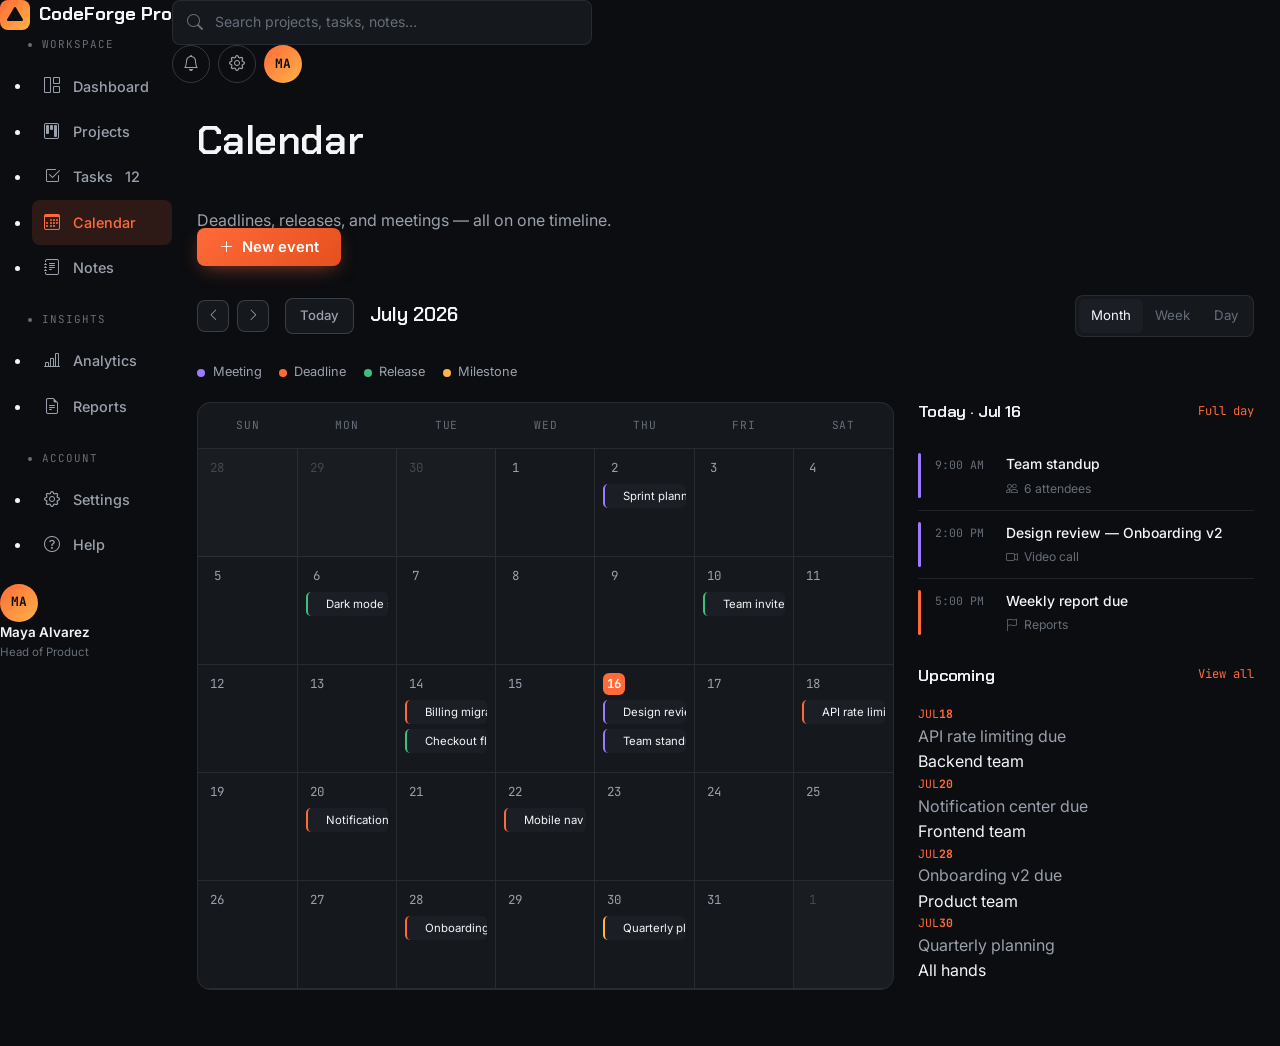
<file: calendar.html>
<!DOCTYPE html>
<html lang="en">
<head>
  <meta charset="UTF-8" />
  <meta name="viewport" content="width=device-width, initial-scale=1.0" />

  <title>Calendar — CodeForge Pro</title>
  <meta name="description" content="See deadlines, releases, and meetings on one timeline in CodeForge Pro — no more cross-checking three apps." />
  <meta name="keywords" content="team calendar, project deadlines, release schedule, CodeForge Pro, meeting planner" />
  <meta name="author" content="CodeForge Pro" />
  <link rel="canonical" href="https://www.codeforgepro.example/calendar.html" />
  <meta name="robots" content="noindex, follow" />

  <!-- Open Graph -->
  <meta property="og:type" content="website" />
  <meta property="og:site_name" content="CodeForge Pro" />
  <meta property="og:title" content="Calendar — CodeForge Pro" />
  <meta property="og:description" content="Deadlines, releases, and meetings on one timeline." />
  <meta property="og:image" content="https://www.codeforgepro.example/assets/og-cover.jpg" />
  <meta property="og:url" content="https://www.codeforgepro.example/calendar.html" />

  <!-- Twitter Card -->
  <meta name="twitter:card" content="summary_large_image" />
  <meta name="twitter:title" content="Calendar — CodeForge Pro" />
  <meta name="twitter:description" content="Deadlines, releases, and meetings on one timeline." />
  <meta name="twitter:image" content="https://www.codeforgepro.example/assets/og-cover.jpg" />

  <link rel="sitemap" type="application/xml" title="Sitemap" href="/sitemap.xml" />

  <!-- Favicon (same mark as Home) -->
  <link rel="icon" type="image/svg+xml" href="data:image/svg+xml,%3Csvg xmlns='http://www.w3.org/2000/svg' viewBox='0 0 32 32'%3E%3Crect width='32' height='32' rx='7' fill='%230b0d10'/%3E%3Cpath d='M9 22 L16 8 L23 22' stroke='%23ff6a39' stroke-width='2.4' fill='none' stroke-linecap='round' stroke-linejoin='round'/%3E%3C/svg%3E" />

  <!-- Fonts -->
  <link rel="preconnect" href="https://fonts.googleapis.com" />
  <link rel="preconnect" href="https://fonts.gstatic.com" crossorigin />
  <link href="https://fonts.googleapis.com/css2?family=Chakra+Petch:wght@500;600;700&family=Inter:wght@400;500;600;700&family=JetBrains+Mono:wght@400;500;600&display=swap" rel="stylesheet" />

  <!-- Bootstrap 5 -->
  <link href="https://cdn.jsdelivr.net/npm/bootstrap@5.3.3/dist/css/bootstrap.min.css" rel="stylesheet" />
  <!-- Bootstrap Icons -->
  <link rel="stylesheet" href="https://cdn.jsdelivr.net/npm/bootstrap-icons@1.11.3/font/bootstrap-icons.css" />

  <!-- Shared design system (unmodified) -->
  <link rel="stylesheet" href="css/style.css" />
  <!-- App shell: sidebar / topbar (unmodified, reused from Dashboard) -->
  <link rel="stylesheet" href="css/dashboard.css" />
  <!-- Calendar page styles -->
  <link rel="stylesheet" href="css/calendar.css" />
</head>
<body class="app-body">

  <a class="skip-link" href="#main-content">Skip to main content</a>

  <div class="app-shell">

    <!-- ============================= SIDEBAR ============================= -->
    <aside class="app-sidebar" id="appSidebar" aria-label="Primary application navigation">
      <a class="brand-mark sidebar-brand" href="index.html">
        <span class="glyph" aria-hidden="true"><i class="bi bi-triangle-fill"></i></span>
        CodeForge&nbsp;Pro
      </a>

      <ul class="sidebar-nav">
        <li class="sidebar-nav-label">Workspace</li>
        <li><a href="dashboard.html" class="sidebar-link"><i class="bi bi-grid-1x2" aria-hidden="true"></i> Dashboard</a></li>
        <li><a href="projects.html" class="sidebar-link"><i class="bi bi-kanban" aria-hidden="true"></i> Projects</a></li>
        <li><a href="tasks.html" class="sidebar-link"><i class="bi bi-check2-square" aria-hidden="true"></i> Tasks <span class="badge-count">12</span></a></li>
        <li><a href="calendar.html" class="sidebar-link active" aria-current="page"><i class="bi bi-calendar3" aria-hidden="true"></i> Calendar</a></li>
        <li><a href="notes.html" class="sidebar-link"><i class="bi bi-journal-text" aria-hidden="true"></i> Notes</a></li>

        <li class="sidebar-nav-label">Insights</li>
        <li><a href="analytics.html" class="sidebar-link"><i class="bi bi-bar-chart-line" aria-hidden="true"></i> Analytics</a></li>
        <li><a href="reports.html" class="sidebar-link"><i class="bi bi-file-earmark-text" aria-hidden="true"></i> Reports</a></li>

        <li class="sidebar-nav-label">Account</li>
        <li><a href="settings.html" class="sidebar-link"><i class="bi bi-gear" aria-hidden="true"></i> Settings</a></li>
        <li><a href="help.html" class="sidebar-link"><i class="bi bi-question-circle" aria-hidden="true"></i> Help</a></li>
      </ul>

      <div class="sidebar-footer">
        <div class="avatar-forge" aria-hidden="true">MA</div>
        <div>
          <div class="sidebar-user-name">Maya Alvarez</div>
          <div class="sidebar-user-role">Head of Product</div>
        </div>
      </div>
    </aside>

    <!-- ============================= MAIN ============================= -->
    <div class="app-main">

      <!-- ============================= TOPBAR ============================= -->
      <header class="app-topbar">
        <button class="topbar-icon-btn d-lg-none" type="button" aria-label="Toggle sidebar" data-bs-toggle="offcanvas" data-bs-target="#mobileSidebar">
          <i class="bi bi-list" aria-hidden="true"></i>
        </button>

        <div class="topbar-search">
          <i class="bi bi-search" aria-hidden="true"></i>
          <input type="search" placeholder="Search projects, tasks, notes…" aria-label="Search" />
        </div>

        <div class="d-flex align-items-center gap-2 ms-auto">
          <button class="topbar-icon-btn" type="button" aria-label="Notifications">
            <i class="bi bi-bell" aria-hidden="true"></i>
            <span class="ping" aria-hidden="true"></span>
          </button>
          <a href="settings.html" class="topbar-icon-btn" aria-label="Account settings">
            <i class="bi bi-gear" aria-hidden="true"></i>
          </a>
          <div class="avatar-forge d-none d-sm-flex" aria-hidden="true">MA</div>
        </div>
      </header>

      <!-- ============================= CONTENT ============================= -->
      <main id="main-content" class="app-content">

        <div class="content-head">
          <div>
            <h1>Calendar</h1>
            <div class="temper-line" aria-hidden="true"></div>
            <p class="text-muted-custom mb-0">Deadlines, releases, and meetings — all on one timeline.</p>
          </div>
          <a href="create-project.html" class="btn-ember">
            <i class="bi bi-plus-lg me-1" aria-hidden="true"></i> New event
          </a>
        </div>

        <!-- Toolbar -->
        <div class="cal-toolbar">
          <div class="cal-nav">
            <button type="button" class="cal-nav-btn" aria-label="Previous month"><i class="bi bi-chevron-left" aria-hidden="true"></i></button>
            <button type="button" class="cal-nav-btn" aria-label="Next month"><i class="bi bi-chevron-right" aria-hidden="true"></i></button>
          </div>
          <button type="button" class="cal-today-btn">Today</button>
          <span class="cal-month-label">July 2026</span>

          <div class="cal-view-toggle" role="group" aria-label="Calendar view">
            <button type="button" class="cal-view-btn active">Month</button>
            <button type="button" class="cal-view-btn">Week</button>
            <button type="button" class="cal-view-btn">Day</button>
          </div>
        </div>

        <!-- Legend -->
        <div class="cal-legend">
          <span class="cal-legend-item"><span class="cal-legend-dot dot-meeting" aria-hidden="true"></span> Meeting</span>
          <span class="cal-legend-item"><span class="cal-legend-dot dot-deadline" aria-hidden="true"></span> Deadline</span>
          <span class="cal-legend-item"><span class="cal-legend-dot dot-release" aria-hidden="true"></span> Release</span>
          <span class="cal-legend-item"><span class="cal-legend-dot dot-milestone" aria-hidden="true"></span> Milestone</span>
        </div>

        <div class="row g-4">
          <!-- ============================= MONTH GRID ============================= -->
          <div class="col-lg-8">
            <div class="cal-panel">
              <div class="cal-dow-row" role="row">
                <span class="cal-dow">Sun</span>
                <span class="cal-dow">Mon</span>
                <span class="cal-dow">Tue</span>
                <span class="cal-dow">Wed</span>
                <span class="cal-dow">Thu</span>
                <span class="cal-dow">Fri</span>
                <span class="cal-dow">Sat</span>
              </div>

              <div class="cal-grid" role="grid" aria-label="July 2026">
                <!-- Week 1 -->
                <div class="cal-cell muted"><span class="cal-daynum">28</span></div>
                <div class="cal-cell muted"><span class="cal-daynum">29</span></div>
                <div class="cal-cell muted"><span class="cal-daynum">30</span></div>
                <div class="cal-cell"><span class="cal-daynum">1</span></div>
                <div class="cal-cell">
                  <span class="cal-daynum">2</span>
                  <span class="cal-event-pill meeting"><span class="dot" aria-hidden="true"></span><span class="label">Sprint planning</span></span>
                </div>
                <div class="cal-cell"><span class="cal-daynum">3</span></div>
                <div class="cal-cell"><span class="cal-daynum">4</span></div>

                <!-- Week 2 -->
                <div class="cal-cell"><span class="cal-daynum">5</span></div>
                <div class="cal-cell">
                  <span class="cal-daynum">6</span>
                  <span class="cal-event-pill release"><span class="dot" aria-hidden="true"></span><span class="label">Dark mode shipped</span></span>
                </div>
                <div class="cal-cell"><span class="cal-daynum">7</span></div>
                <div class="cal-cell"><span class="cal-daynum">8</span></div>
                <div class="cal-cell"><span class="cal-daynum">9</span></div>
                <div class="cal-cell">
                  <span class="cal-daynum">10</span>
                  <span class="cal-event-pill release"><span class="dot" aria-hidden="true"></span><span class="label">Team invites v2</span></span>
                </div>
                <div class="cal-cell"><span class="cal-daynum">11</span></div>

                <!-- Week 3 -->
                <div class="cal-cell"><span class="cal-daynum">12</span></div>
                <div class="cal-cell"><span class="cal-daynum">13</span></div>
                <div class="cal-cell">
                  <span class="cal-daynum">14</span>
                  <span class="cal-event-pill deadline"><span class="dot" aria-hidden="true"></span><span class="label">Billing migration due</span></span>
                  <span class="cal-event-pill release"><span class="dot" aria-hidden="true"></span><span class="label">Checkout flow shipped</span></span>
                </div>
                <div class="cal-cell"><span class="cal-daynum">15</span></div>
                <div class="cal-cell today">
                  <span class="cal-daynum">16</span>
                  <span class="cal-event-pill meeting"><span class="dot" aria-hidden="true"></span><span class="label">Design review</span></span>
                  <span class="cal-event-pill meeting"><span class="dot" aria-hidden="true"></span><span class="label">Team standup</span></span>
                </div>
                <div class="cal-cell"><span class="cal-daynum">17</span></div>
                <div class="cal-cell">
                  <span class="cal-daynum">18</span>
                  <span class="cal-event-pill deadline"><span class="dot" aria-hidden="true"></span><span class="label">API rate limiting</span></span>
                </div>

                <!-- Week 4 -->
                <div class="cal-cell">
                  <span class="cal-daynum">19</span>
                </div>
                <div class="cal-cell">
                  <span class="cal-daynum">20</span>
                  <span class="cal-event-pill deadline"><span class="dot" aria-hidden="true"></span><span class="label">Notification center</span></span>
                </div>
                <div class="cal-cell"><span class="cal-daynum">21</span></div>
                <div class="cal-cell">
                  <span class="cal-daynum">22</span>
                  <span class="cal-event-pill deadline"><span class="dot" aria-hidden="true"></span><span class="label">Mobile nav revamp</span></span>
                </div>
                <div class="cal-cell"><span class="cal-daynum">23</span></div>
                <div class="cal-cell"><span class="cal-daynum">24</span></div>
                <div class="cal-cell"><span class="cal-daynum">25</span></div>

                <!-- Week 5 -->
                <div class="cal-cell"><span class="cal-daynum">26</span></div>
                <div class="cal-cell"><span class="cal-daynum">27</span></div>
                <div class="cal-cell">
                  <span class="cal-daynum">28</span>
                  <span class="cal-event-pill deadline"><span class="dot" aria-hidden="true"></span><span class="label">Onboarding v2</span></span>
                </div>
                <div class="cal-cell"><span class="cal-daynum">29</span></div>
                <div class="cal-cell"><span class="cal-daynum">30</span>
                  <span class="cal-event-pill milestone"><span class="dot" aria-hidden="true"></span><span class="label">Quarterly planning</span></span>
                </div>
                <div class="cal-cell"><span class="cal-daynum">31</span></div>
                <div class="cal-cell muted"><span class="cal-daynum">1</span></div>
              </div>
            </div>
          </div>

          <!-- ============================= SIDE COLUMN ============================= -->
          <div class="col-lg-4">
            <div class="cal-side-col">

              <section class="panel" aria-labelledby="today-title">
                <div class="panel-head">
                  <h2 id="today-title">Today · Jul 16</h2>
                  <a href="#" class="panel-link">Full day</a>
                </div>

                <div class="agenda-row">
                  <span class="agenda-stripe meeting" aria-hidden="true"></span>
                  <span class="agenda-time">9:00 AM</span>
                  <div class="agenda-body">
                    <div class="agenda-title">Team standup</div>
                    <div class="agenda-sub"><i class="bi bi-people" aria-hidden="true"></i> 6 attendees</div>
                  </div>
                </div>
                <div class="agenda-row">
                  <span class="agenda-stripe meeting" aria-hidden="true"></span>
                  <span class="agenda-time">2:00 PM</span>
                  <div class="agenda-body">
                    <div class="agenda-title">Design review — Onboarding v2</div>
                    <div class="agenda-sub"><i class="bi bi-camera-video" aria-hidden="true"></i> Video call</div>
                  </div>
                </div>
                <div class="agenda-row">
                  <span class="agenda-stripe deadline" aria-hidden="true"></span>
                  <span class="agenda-time">5:00 PM</span>
                  <div class="agenda-body">
                    <div class="agenda-title">Weekly report due</div>
                    <div class="agenda-sub"><i class="bi bi-flag" aria-hidden="true"></i> Reports</div>
                  </div>
                </div>
              </section>

              <section class="panel" aria-labelledby="upcoming-title">
                <div class="panel-head">
                  <h2 id="upcoming-title">Upcoming</h2>
                  <a href="#" class="panel-link">View all</a>
                </div>

                <div class="upcoming-row">
                  <div class="upcoming-date">JUL<strong>18</strong></div>
                  <div>
                    <div class="upcoming-title">API rate limiting due</div>
                    <div class="upcoming-sub">Backend team</div>
                  </div>
                </div>
                <div class="upcoming-row">
                  <div class="upcoming-date">JUL<strong>20</strong></div>
                  <div>
                    <div class="upcoming-title">Notification center due</div>
                    <div class="upcoming-sub">Frontend team</div>
                  </div>
                </div>
                <div class="upcoming-row">
                  <div class="upcoming-date">JUL<strong>28</strong></div>
                  <div>
                    <div class="upcoming-title">Onboarding v2 due</div>
                    <div class="upcoming-sub">Product team</div>
                  </div>
                </div>
                <div class="upcoming-row">
                  <div class="upcoming-date">JUL<strong>30</strong></div>
                  <div>
                    <div class="upcoming-title">Quarterly planning</div>
                    <div class="upcoming-sub">All hands</div>
                  </div>
                </div>
              </section>

            </div>
          </div>
        </div>
      </main>
    </div>
  </div>

  <!-- Mobile sidebar (Bootstrap offcanvas — declarative, no custom JS) -->
  <div class="offcanvas offcanvas-start d-lg-none" tabindex="-1" id="mobileSidebar" aria-labelledby="mobileSidebarLabel" style="background: var(--ink-soft); width: 264px;">
    <div class="offcanvas-header border-bottom" style="border-color: var(--border);">
      <span class="brand-mark" id="mobileSidebarLabel">
        <span class="glyph" aria-hidden="true"><i class="bi bi-triangle-fill"></i></span>
        CodeForge&nbsp;Pro
      </span>
      <button type="button" class="btn-close btn-close-white" data-bs-dismiss="offcanvas" aria-label="Close"></button>
    </div>
    <div class="offcanvas-body p-3">
      <ul class="sidebar-nav">
        <li><a href="dashboard.html" class="sidebar-link"><i class="bi bi-grid-1x2" aria-hidden="true"></i> Dashboard</a></li>
        <li><a href="projects.html" class="sidebar-link"><i class="bi bi-kanban" aria-hidden="true"></i> Projects</a></li>
        <li><a href="tasks.html" class="sidebar-link"><i class="bi bi-check2-square" aria-hidden="true"></i> Tasks</a></li>
        <li><a href="calendar.html" class="sidebar-link active"><i class="bi bi-calendar3" aria-hidden="true"></i> Calendar</a></li>
        <li><a href="notes.html" class="sidebar-link"><i class="bi bi-journal-text" aria-hidden="true"></i> Notes</a></li>
        <li><a href="analytics.html" class="sidebar-link"><i class="bi bi-bar-chart-line" aria-hidden="true"></i> Analytics</a></li>
        <li><a href="settings.html" class="sidebar-link"><i class="bi bi-gear" aria-hidden="true"></i> Settings</a></li>
      </ul>
    </div>
  </div>

  <!-- Bootstrap JS bundle (offcanvas toggle only — no custom logic) -->
  <script src="https://cdn.jsdelivr.net/npm/bootstrap@5.3.3/dist/js/bootstrap.bundle.min.js"></script>
  <!-- GSAP -->
  <script src="https://cdn.jsdelivr.net/npm/gsap@3.12.5/dist/gsap.min.js"></script>
  <!-- UI animation only -->
  <script src="js/calendar-animation.js"></script>
</body>
</html>
</file>
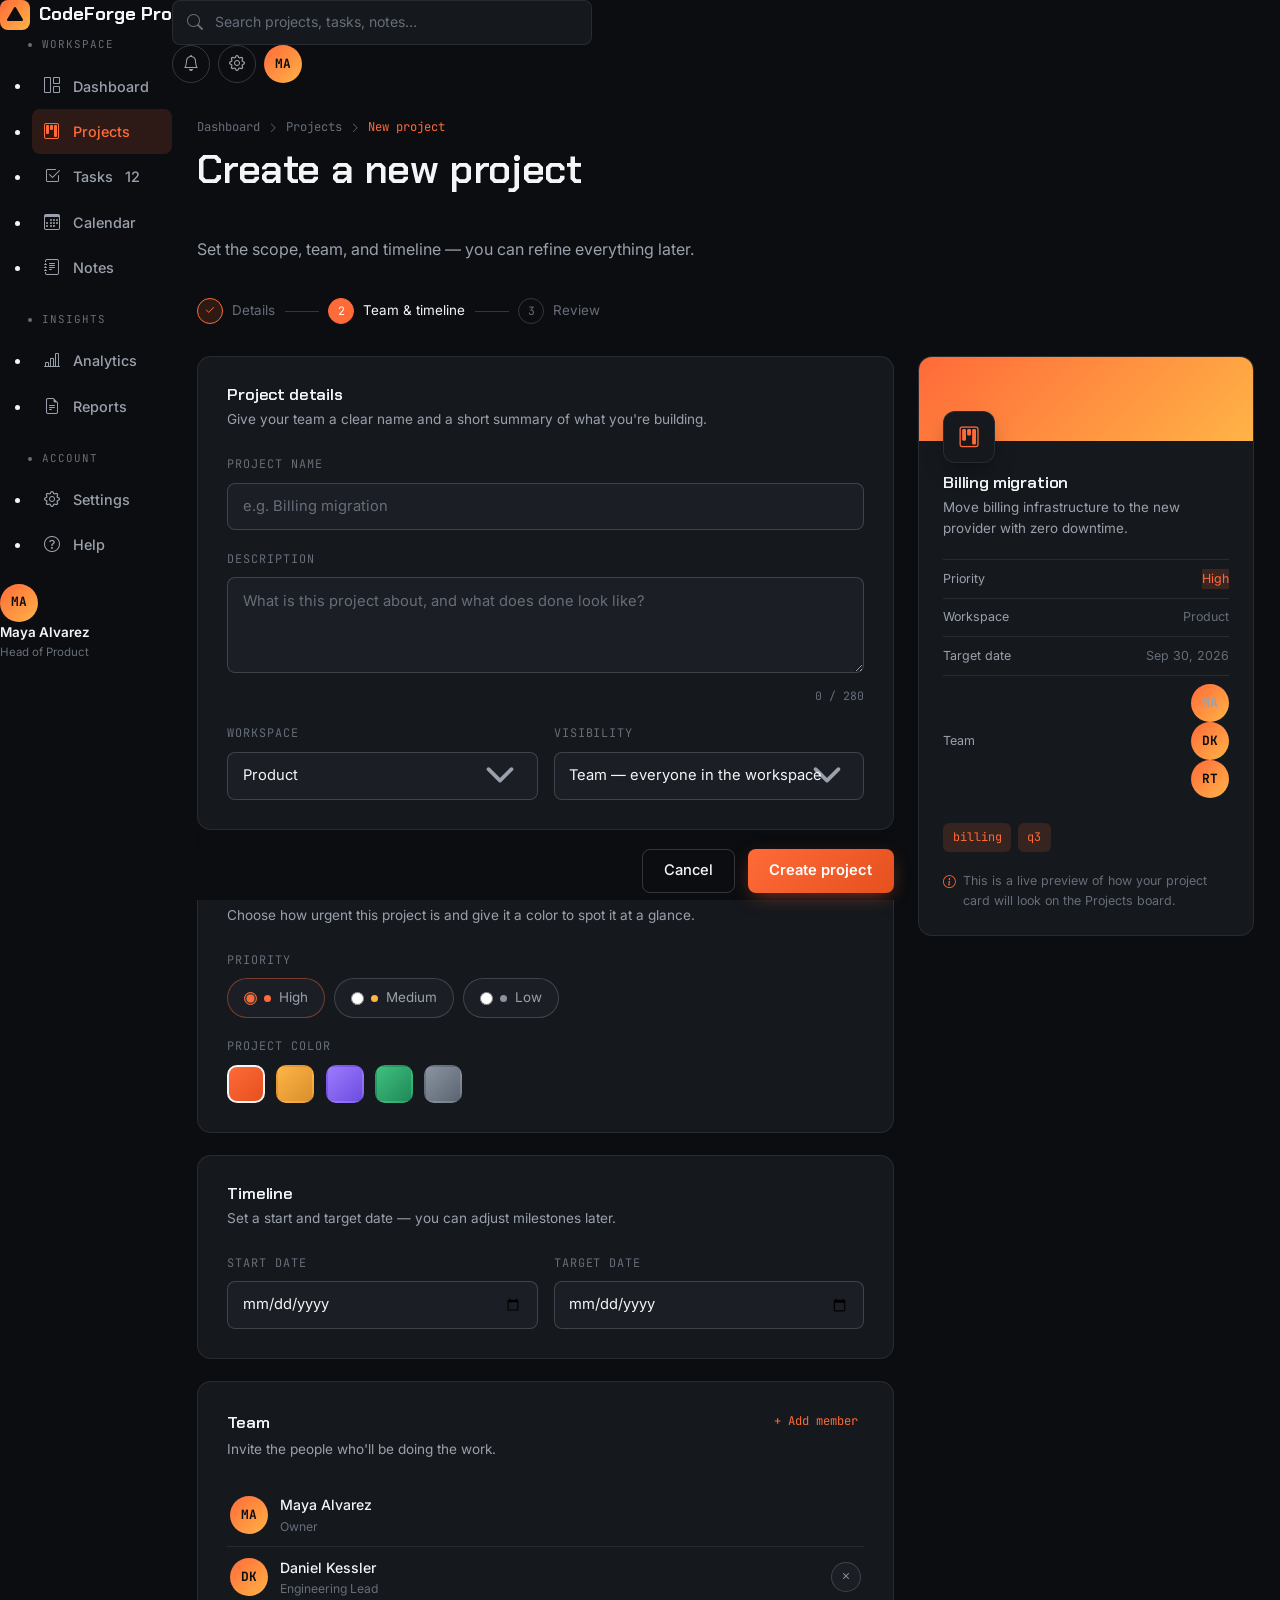
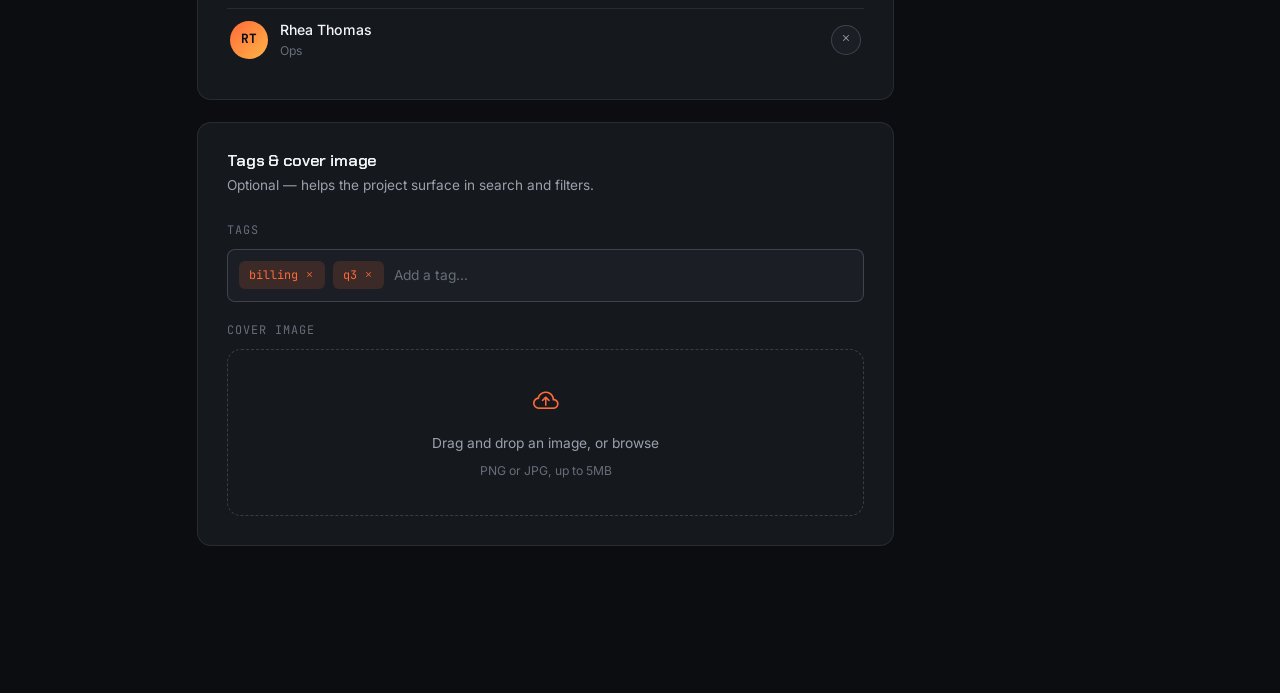
<file: create-project.html>
<!DOCTYPE html>
<html lang="en">
<head>
  <meta charset="UTF-8" />
  <meta name="viewport" content="width=device-width, initial-scale=1.0" />

  <title>Create Project — CodeForge Pro</title>
  <meta name="description" content="Create a new project in CodeForge Pro — set the scope, team, timeline, and priority in one place." />
  <meta name="keywords" content="create project, new project, CodeForge Pro, project setup, team workspace" />
  <meta name="author" content="CodeForge Pro" />
  <link rel="canonical" href="https://www.codeforgepro.example/create-project.html" />
  <meta name="robots" content="noindex, follow" />

  <!-- Open Graph -->
  <meta property="og:type" content="website" />
  <meta property="og:site_name" content="CodeForge Pro" />
  <meta property="og:title" content="Create Project — CodeForge Pro" />
  <meta property="og:description" content="Set the scope, team, timeline, and priority for your next project." />
  <meta property="og:image" content="https://www.codeforgepro.example/assets/og-cover.jpg" />
  <meta property="og:url" content="https://www.codeforgepro.example/create-project.html" />

  <!-- Twitter Card -->
  <meta name="twitter:card" content="summary_large_image" />
  <meta name="twitter:title" content="Create Project — CodeForge Pro" />
  <meta name="twitter:description" content="Set the scope, team, timeline, and priority for your next project." />
  <meta name="twitter:image" content="https://www.codeforgepro.example/assets/og-cover.jpg" />

  <link rel="sitemap" type="application/xml" title="Sitemap" href="/sitemap.xml" />

  <!-- Favicon (same mark as Home) -->
  <link rel="icon" type="image/svg+xml" href="data:image/svg+xml,%3Csvg xmlns='http://www.w3.org/2000/svg' viewBox='0 0 32 32'%3E%3Crect width='32' height='32' rx='7' fill='%230b0d10'/%3E%3Cpath d='M9 22 L16 8 L23 22' stroke='%23ff6a39' stroke-width='2.4' fill='none' stroke-linecap='round' stroke-linejoin='round'/%3E%3C/svg%3E" />

  <!-- Fonts -->
  <link rel="preconnect" href="https://fonts.googleapis.com" />
  <link rel="preconnect" href="https://fonts.gstatic.com" crossorigin />
  <link href="https://fonts.googleapis.com/css2?family=Chakra+Petch:wght@500;600;700&family=Inter:wght@400;500;600;700&family=JetBrains+Mono:wght@400;500;600&display=swap" rel="stylesheet" />

  <!-- Bootstrap 5 -->
  <link href="https://cdn.jsdelivr.net/npm/bootstrap@5.3.3/dist/css/bootstrap.min.css" rel="stylesheet" />
  <!-- Bootstrap Icons -->
  <link rel="stylesheet" href="https://cdn.jsdelivr.net/npm/bootstrap-icons@1.11.3/font/bootstrap-icons.css" />

  <!-- Shared design system (unmodified) -->
  <link rel="stylesheet" href="css/style.css" />
  <!-- App shell: sidebar / topbar (unmodified, reused from Dashboard) -->
  <link rel="stylesheet" href="css/dashboard.css" />
  <!-- Create Project page styles -->
  <link rel="stylesheet" href="css/create-project.css" />
</head>
<body class="app-body">

  <a class="skip-link" href="#main-content">Skip to main content</a>

  <div class="app-shell">

    <!-- ============================= SIDEBAR ============================= -->
    <aside class="app-sidebar" id="appSidebar" aria-label="Primary application navigation">
      <a class="brand-mark sidebar-brand" href="index.html">
        <span class="glyph" aria-hidden="true"><i class="bi bi-triangle-fill"></i></span>
        CodeForge&nbsp;Pro
      </a>

      <ul class="sidebar-nav">
        <li class="sidebar-nav-label">Workspace</li>
        <li><a href="dashboard.html" class="sidebar-link"><i class="bi bi-grid-1x2" aria-hidden="true"></i> Dashboard</a></li>
        <li><a href="projects.html" class="sidebar-link active" aria-current="page"><i class="bi bi-kanban" aria-hidden="true"></i> Projects</a></li>
        <li><a href="tasks.html" class="sidebar-link"><i class="bi bi-check2-square" aria-hidden="true"></i> Tasks <span class="badge-count">12</span></a></li>
        <li><a href="calendar.html" class="sidebar-link"><i class="bi bi-calendar3" aria-hidden="true"></i> Calendar</a></li>
        <li><a href="notes.html" class="sidebar-link"><i class="bi bi-journal-text" aria-hidden="true"></i> Notes</a></li>

        <li class="sidebar-nav-label">Insights</li>
        <li><a href="analytics.html" class="sidebar-link"><i class="bi bi-bar-chart-line" aria-hidden="true"></i> Analytics</a></li>
        <li><a href="reports.html" class="sidebar-link"><i class="bi bi-file-earmark-text" aria-hidden="true"></i> Reports</a></li>

        <li class="sidebar-nav-label">Account</li>
        <li><a href="settings.html" class="sidebar-link"><i class="bi bi-gear" aria-hidden="true"></i> Settings</a></li>
        <li><a href="help.html" class="sidebar-link"><i class="bi bi-question-circle" aria-hidden="true"></i> Help</a></li>
      </ul>

      <div class="sidebar-footer">
        <div class="avatar-forge" aria-hidden="true">MA</div>
        <div>
          <div class="sidebar-user-name">Maya Alvarez</div>
          <div class="sidebar-user-role">Head of Product</div>
        </div>
      </div>
    </aside>

    <!-- ============================= MAIN ============================= -->
    <div class="app-main">

      <!-- ============================= TOPBAR ============================= -->
      <header class="app-topbar">
        <button class="topbar-icon-btn d-lg-none" type="button" aria-label="Toggle sidebar" data-bs-toggle="offcanvas" data-bs-target="#mobileSidebar">
          <i class="bi bi-list" aria-hidden="true"></i>
        </button>

        <div class="topbar-search">
          <i class="bi bi-search" aria-hidden="true"></i>
          <input type="search" placeholder="Search projects, tasks, notes…" aria-label="Search" />
        </div>

        <div class="d-flex align-items-center gap-2 ms-auto">
          <button class="topbar-icon-btn" type="button" aria-label="Notifications">
            <i class="bi bi-bell" aria-hidden="true"></i>
            <span class="ping" aria-hidden="true"></span>
          </button>
          <a href="settings.html" class="topbar-icon-btn" aria-label="Account settings">
            <i class="bi bi-gear" aria-hidden="true"></i>
          </a>
          <div class="avatar-forge d-none d-sm-flex" aria-hidden="true">MA</div>
        </div>
      </header>

      <!-- ============================= CONTENT ============================= -->
      <main id="main-content" class="app-content">

        <nav class="breadcrumb-forge" aria-label="Breadcrumb">
          <a href="dashboard.html">Dashboard</a>
          <i class="bi bi-chevron-right" aria-hidden="true"></i>
          <a href="projects.html">Projects</a>
          <i class="bi bi-chevron-right" aria-hidden="true"></i>
          <span class="current">New project</span>
        </nav>

        <div class="content-head">
          <div>
            <h1>Create a new project</h1>
            <div class="temper-line" aria-hidden="true"></div>
            <p class="text-muted-custom mb-0">Set the scope, team, and timeline — you can refine everything later.</p>
          </div>
        </div>

        <!-- Stepper -->
        <div class="cp-stepper" role="list" aria-label="Project creation steps">
          <div class="cp-step done" role="listitem">
            <span class="cp-step-num"><i class="bi bi-check2" aria-hidden="true"></i></span>
            <span class="label">Details</span>
          </div>
          <div class="cp-step-connector" aria-hidden="true"></div>
          <div class="cp-step active" role="listitem">
            <span class="cp-step-num">2</span>
            <span class="label">Team &amp; timeline</span>
          </div>
          <div class="cp-step-connector" aria-hidden="true"></div>
          <div class="cp-step" role="listitem">
            <span class="cp-step-num">3</span>
            <span class="label">Review</span>
          </div>
        </div>

        <form action="#" method="post" novalidate>
          <div class="row g-4">

            <!-- ============================= FORM COLUMN ============================= -->
            <div class="col-lg-8">

              <!-- Project details -->
              <section class="cp-panel" aria-labelledby="details-title">
                <h2 class="cp-panel-title" id="details-title">Project details</h2>
                <p class="cp-panel-sub">Give your team a clear name and a short summary of what you're building.</p>

                <div class="cp-field">
                  <label class="cp-label" for="projectName">Project name</label>
                  <input class="cp-input" type="text" id="projectName" name="projectName" placeholder="e.g. Billing migration" />
                </div>

                <div class="cp-field">
                  <label class="cp-label" for="projectDesc">Description</label>
                  <textarea class="cp-textarea" id="projectDesc" name="projectDesc" placeholder="What is this project about, and what does done look like?"></textarea>
                  <div class="cp-char-count">0 / 280</div>
                </div>

                <div class="row g-3">
                  <div class="col-sm-6">
                    <div class="cp-field mb-0">
                      <label class="cp-label" for="projectWorkspace">Workspace</label>
                      <select class="cp-select" id="projectWorkspace" name="projectWorkspace">
                        <option>Product</option>
                        <option>Engineering</option>
                        <option>Design</option>
                        <option>Marketing</option>
                      </select>
                    </div>
                  </div>
                  <div class="col-sm-6">
                    <div class="cp-field mb-0">
                      <label class="cp-label" for="projectVisibility">Visibility</label>
                      <select class="cp-select" id="projectVisibility" name="projectVisibility">
                        <option>Team — everyone in the workspace</option>
                        <option>Private — invite only</option>
                      </select>
                    </div>
                  </div>
                </div>
              </section>

              <!-- Priority & color -->
              <section class="cp-panel" aria-labelledby="priority-title">
                <h2 class="cp-panel-title" id="priority-title">Priority &amp; identity</h2>
                <p class="cp-panel-sub">Choose how urgent this project is and give it a color to spot it at a glance.</p>

                <div class="cp-field">
                  <span class="cp-label" id="priorityLabel">Priority</span>
                  <div class="cp-pill-group" role="radiogroup" aria-labelledby="priorityLabel">
                    <label class="cp-pill p-high">
                      <input type="radio" name="priority" value="high" checked />
                      <span class="dot" aria-hidden="true"></span> High
                    </label>
                    <label class="cp-pill p-mid">
                      <input type="radio" name="priority" value="medium" />
                      <span class="dot" aria-hidden="true"></span> Medium
                    </label>
                    <label class="cp-pill p-low">
                      <input type="radio" name="priority" value="low" />
                      <span class="dot" aria-hidden="true"></span> Low
                    </label>
                  </div>
                </div>

                <div class="cp-field mb-0">
                  <span class="cp-label" id="colorLabel">Project color</span>
                  <div class="cp-swatch-row" role="radiogroup" aria-labelledby="colorLabel">
                    <button type="button" class="cp-swatch sw-ember selected" aria-label="Ember" aria-pressed="true"></button>
                    <button type="button" class="cp-swatch sw-amber" aria-label="Amber" aria-pressed="false"></button>
                    <button type="button" class="cp-swatch sw-violet" aria-label="Violet" aria-pressed="false"></button>
                    <button type="button" class="cp-swatch sw-green" aria-label="Green" aria-pressed="false"></button>
                    <button type="button" class="cp-swatch sw-steel" aria-label="Steel" aria-pressed="false"></button>
                  </div>
                </div>
              </section>

              <!-- Timeline -->
              <section class="cp-panel" aria-labelledby="timeline-title">
                <h2 class="cp-panel-title" id="timeline-title">Timeline</h2>
                <p class="cp-panel-sub">Set a start and target date — you can adjust milestones later.</p>

                <div class="row g-3">
                  <div class="col-sm-6">
                    <div class="cp-field mb-0">
                      <label class="cp-label" for="startDate">Start date</label>
                      <input class="cp-input" type="date" id="startDate" name="startDate" />
                    </div>
                  </div>
                  <div class="col-sm-6">
                    <div class="cp-field mb-0">
                      <label class="cp-label" for="dueDate">Target date</label>
                      <input class="cp-input" type="date" id="dueDate" name="dueDate" />
                    </div>
                  </div>
                </div>
              </section>

              <!-- Team -->
              <section class="cp-panel" aria-labelledby="team-title">
                <div class="panel-head" style="margin-bottom: 0.4rem;">
                  <h2 class="cp-panel-title" id="team-title" style="margin-bottom:0;">Team</h2>
                  <button type="button" class="panel-link border-0 bg-transparent">+ Add member</button>
                </div>
                <p class="cp-panel-sub">Invite the people who'll be doing the work.</p>

                <div class="cp-team-row">
                  <div class="cp-team-person">
                    <div class="avatar-forge" aria-hidden="true">MA</div>
                    <div>
                      <div class="cp-team-name">Maya Alvarez</div>
                      <div class="cp-team-role">Owner</div>
                    </div>
                  </div>
                </div>
                <div class="cp-team-row">
                  <div class="cp-team-person">
                    <div class="avatar-forge" aria-hidden="true">DK</div>
                    <div>
                      <div class="cp-team-name">Daniel Kessler</div>
                      <div class="cp-team-role">Engineering Lead</div>
                    </div>
                  </div>
                  <button type="button" class="cp-add-btn" aria-label="Remove Daniel Kessler"><i class="bi bi-x" aria-hidden="true"></i></button>
                </div>
                <div class="cp-team-row">
                  <div class="cp-team-person">
                    <div class="avatar-forge" aria-hidden="true">RT</div>
                    <div>
                      <div class="cp-team-name">Rhea Thomas</div>
                      <div class="cp-team-role">Ops</div>
                    </div>
                  </div>
                  <button type="button" class="cp-add-btn" aria-label="Remove Rhea Thomas"><i class="bi bi-x" aria-hidden="true"></i></button>
                </div>
              </section>

              <!-- Tags & cover -->
              <section class="cp-panel" aria-labelledby="tags-title">
                <h2 class="cp-panel-title" id="tags-title">Tags &amp; cover image</h2>
                <p class="cp-panel-sub">Optional — helps the project surface in search and filters.</p>

                <div class="cp-field">
                  <label class="cp-label" for="tagInput">Tags</label>
                  <div class="cp-tag-wrap">
                    <span class="cp-tag">billing <button type="button" aria-label="Remove tag billing"><i class="bi bi-x" aria-hidden="true"></i></button></span>
                    <span class="cp-tag">q3 <button type="button" aria-label="Remove tag q3"><i class="bi bi-x" aria-hidden="true"></i></button></span>
                    <input class="cp-tag-input" type="text" id="tagInput" placeholder="Add a tag…" />
                  </div>
                </div>

                <div class="cp-field mb-0">
                  <label class="cp-label" for="coverUpload">Cover image</label>
                  <div class="cp-dropzone">
                    <i class="bi bi-cloud-arrow-up" aria-hidden="true"></i>
                    <p>Drag and drop an image, or browse</p>
                    <span>PNG or JPG, up to 5MB</span>
                    <input type="file" id="coverUpload" name="coverUpload" class="visually-hidden" accept="image/*" />
                  </div>
                </div>
              </section>

              <div class="cp-actions">
                <a href="projects.html" class="btn-ghost">Cancel</a>
                <button type="submit" class="btn-ember">Create project</button>
              </div>
            </div>

            <!-- ============================= PREVIEW COLUMN ============================= -->
            <div class="col-lg-4">
              <div class="cp-preview-col">
                <div class="cp-preview-card">
                  <div class="cp-preview-banner">
                    <div class="cp-preview-icon"><i class="bi bi-kanban" aria-hidden="true"></i></div>
                  </div>
                  <div class="cp-preview-body">
                    <h3 class="cp-preview-title">Billing migration</h3>
                    <p class="cp-preview-desc">Move billing infrastructure to the new provider with zero downtime.</p>

                    <div class="cp-preview-meta-row">
                      <span>Priority</span>
                      <span class="tag high">High</span>
                    </div>
                    <div class="cp-preview-meta-row">
                      <span>Workspace</span>
                      <span>Product</span>
                    </div>
                    <div class="cp-preview-meta-row">
                      <span>Target date</span>
                      <span>Sep 30, 2026</span>
                    </div>
                    <div class="cp-preview-meta-row">
                      <span>Team</span>
                      <span class="avatar-stack">
                        <span class="avatar-forge" aria-hidden="true">MA</span>
                        <span class="avatar-forge" aria-hidden="true">DK</span>
                        <span class="avatar-forge" aria-hidden="true">RT</span>
                      </span>
                    </div>

                    <div class="cp-preview-tags">
                      <span class="cp-tag">billing</span>
                      <span class="cp-tag">q3</span>
                    </div>

                    <div class="cp-preview-note">
                      <i class="bi bi-info-circle" aria-hidden="true"></i>
                      <span>This is a live preview of how your project card will look on the Projects board.</span>
                    </div>
                  </div>
                </div>
              </div>
            </div>

          </div>
        </form>
      </main>
    </div>
  </div>

  <!-- Mobile sidebar (Bootstrap offcanvas — declarative, no custom JS) -->
  <div class="offcanvas offcanvas-start d-lg-none" tabindex="-1" id="mobileSidebar" aria-labelledby="mobileSidebarLabel" style="background: var(--ink-soft); width: 264px;">
    <div class="offcanvas-header border-bottom" style="border-color: var(--border);">
      <span class="brand-mark" id="mobileSidebarLabel">
        <span class="glyph" aria-hidden="true"><i class="bi bi-triangle-fill"></i></span>
        CodeForge&nbsp;Pro
      </span>
      <button type="button" class="btn-close btn-close-white" data-bs-dismiss="offcanvas" aria-label="Close"></button>
    </div>
    <div class="offcanvas-body p-3">
      <ul class="sidebar-nav">
        <li><a href="dashboard.html" class="sidebar-link"><i class="bi bi-grid-1x2" aria-hidden="true"></i> Dashboard</a></li>
        <li><a href="projects.html" class="sidebar-link active"><i class="bi bi-kanban" aria-hidden="true"></i> Projects</a></li>
        <li><a href="tasks.html" class="sidebar-link"><i class="bi bi-check2-square" aria-hidden="true"></i> Tasks</a></li>
        <li><a href="calendar.html" class="sidebar-link"><i class="bi bi-calendar3" aria-hidden="true"></i> Calendar</a></li>
        <li><a href="notes.html" class="sidebar-link"><i class="bi bi-journal-text" aria-hidden="true"></i> Notes</a></li>
        <li><a href="analytics.html" class="sidebar-link"><i class="bi bi-bar-chart-line" aria-hidden="true"></i> Analytics</a></li>
        <li><a href="settings.html" class="sidebar-link"><i class="bi bi-gear" aria-hidden="true"></i> Settings</a></li>
      </ul>
    </div>
  </div>

  <!-- Bootstrap JS bundle (offcanvas toggle only — no custom logic) -->
  <script src="https://cdn.jsdelivr.net/npm/bootstrap@5.3.3/dist/js/bootstrap.bundle.min.js"></script>
  <!-- GSAP -->
  <script src="https://cdn.jsdelivr.net/npm/gsap@3.12.5/dist/gsap.min.js"></script>
  <!-- UI animation only -->
  <script src="js/create-project-animation.js"></script>
</body>
</html>
</file>
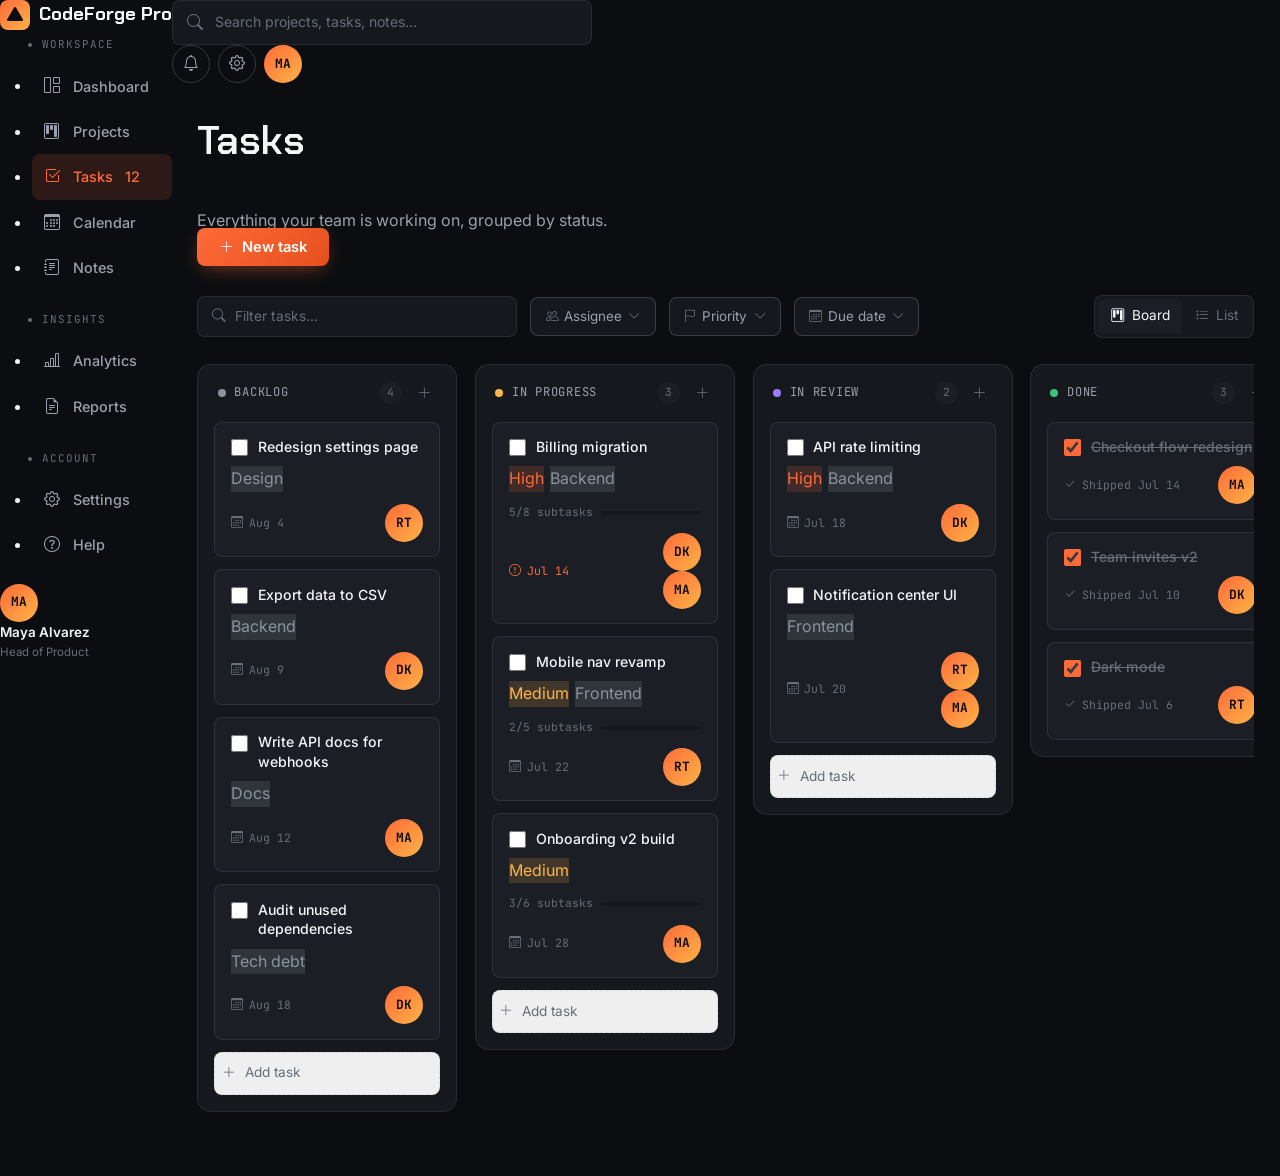
<file: tasks.html>
<!DOCTYPE html>
<html lang="en">
<head>
  <meta charset="UTF-8" />
  <meta name="viewport" content="width=device-width, initial-scale=1.0" />

  <title>Tasks — CodeForge Pro</title>
  <meta name="description" content="Track and organize your team's work in CodeForge Pro — backlog, in progress, in review, and done, all in one board." />
  <meta name="keywords" content="task management, kanban board, CodeForge Pro, team tasks, project tracking" />
  <meta name="author" content="CodeForge Pro" />
  <link rel="canonical" href="https://www.codeforgepro.example/tasks.html" />
  <meta name="robots" content="noindex, follow" />

  <!-- Open Graph -->
  <meta property="og:type" content="website" />
  <meta property="og:site_name" content="CodeForge Pro" />
  <meta property="og:title" content="Tasks — CodeForge Pro" />
  <meta property="og:description" content="Backlog, in progress, in review, and done — your team's work in one board." />
  <meta property="og:image" content="https://www.codeforgepro.example/assets/og-cover.jpg" />
  <meta property="og:url" content="https://www.codeforgepro.example/tasks.html" />

  <!-- Twitter Card -->
  <meta name="twitter:card" content="summary_large_image" />
  <meta name="twitter:title" content="Tasks — CodeForge Pro" />
  <meta name="twitter:description" content="Backlog, in progress, in review, and done — your team's work in one board." />
  <meta name="twitter:image" content="https://www.codeforgepro.example/assets/og-cover.jpg" />

  <link rel="sitemap" type="application/xml" title="Sitemap" href="/sitemap.xml" />

  <!-- Favicon (same mark as Home) -->
  <link rel="icon" type="image/svg+xml" href="data:image/svg+xml,%3Csvg xmlns='http://www.w3.org/2000/svg' viewBox='0 0 32 32'%3E%3Crect width='32' height='32' rx='7' fill='%230b0d10'/%3E%3Cpath d='M9 22 L16 8 L23 22' stroke='%23ff6a39' stroke-width='2.4' fill='none' stroke-linecap='round' stroke-linejoin='round'/%3E%3C/svg%3E" />

  <!-- Fonts -->
  <link rel="preconnect" href="https://fonts.googleapis.com" />
  <link rel="preconnect" href="https://fonts.gstatic.com" crossorigin />
  <link href="https://fonts.googleapis.com/css2?family=Chakra+Petch:wght@500;600;700&family=Inter:wght@400;500;600;700&family=JetBrains+Mono:wght@400;500;600&display=swap" rel="stylesheet" />

  <!-- Bootstrap 5 -->
  <link href="https://cdn.jsdelivr.net/npm/bootstrap@5.3.3/dist/css/bootstrap.min.css" rel="stylesheet" />
  <!-- Bootstrap Icons -->
  <link rel="stylesheet" href="https://cdn.jsdelivr.net/npm/bootstrap-icons@1.11.3/font/bootstrap-icons.css" />

  <!-- Shared design system (unmodified) -->
  <link rel="stylesheet" href="css/style.css" />
  <!-- App shell: sidebar / topbar (unmodified, reused from Dashboard) -->
  <link rel="stylesheet" href="css/dashboard.css" />
  <!-- Tasks page styles -->
  <link rel="stylesheet" href="css/tasks.css" />
</head>
<body class="app-body">

  <a class="skip-link" href="#main-content">Skip to main content</a>

  <div class="app-shell">

    <!-- ============================= SIDEBAR ============================= -->
    <aside class="app-sidebar" id="appSidebar" aria-label="Primary application navigation">
      <a class="brand-mark sidebar-brand" href="index.html">
        <span class="glyph" aria-hidden="true"><i class="bi bi-triangle-fill"></i></span>
        CodeForge&nbsp;Pro
      </a>

      <ul class="sidebar-nav">
        <li class="sidebar-nav-label">Workspace</li>
        <li><a href="dashboard.html" class="sidebar-link"><i class="bi bi-grid-1x2" aria-hidden="true"></i> Dashboard</a></li>
        <li><a href="projects.html" class="sidebar-link"><i class="bi bi-kanban" aria-hidden="true"></i> Projects</a></li>
        <li><a href="tasks.html" class="sidebar-link active" aria-current="page"><i class="bi bi-check2-square" aria-hidden="true"></i> Tasks <span class="badge-count">12</span></a></li>
        <li><a href="calendar.html" class="sidebar-link"><i class="bi bi-calendar3" aria-hidden="true"></i> Calendar</a></li>
        <li><a href="notes.html" class="sidebar-link"><i class="bi bi-journal-text" aria-hidden="true"></i> Notes</a></li>

        <li class="sidebar-nav-label">Insights</li>
        <li><a href="analytics.html" class="sidebar-link"><i class="bi bi-bar-chart-line" aria-hidden="true"></i> Analytics</a></li>
        <li><a href="reports.html" class="sidebar-link"><i class="bi bi-file-earmark-text" aria-hidden="true"></i> Reports</a></li>

        <li class="sidebar-nav-label">Account</li>
        <li><a href="settings.html" class="sidebar-link"><i class="bi bi-gear" aria-hidden="true"></i> Settings</a></li>
        <li><a href="help.html" class="sidebar-link"><i class="bi bi-question-circle" aria-hidden="true"></i> Help</a></li>
      </ul>

      <div class="sidebar-footer">
        <div class="avatar-forge" aria-hidden="true">MA</div>
        <div>
          <div class="sidebar-user-name">Maya Alvarez</div>
          <div class="sidebar-user-role">Head of Product</div>
        </div>
      </div>
    </aside>

    <!-- ============================= MAIN ============================= -->
    <div class="app-main">

      <!-- ============================= TOPBAR ============================= -->
      <header class="app-topbar">
        <button class="topbar-icon-btn d-lg-none" type="button" aria-label="Toggle sidebar" data-bs-toggle="offcanvas" data-bs-target="#mobileSidebar">
          <i class="bi bi-list" aria-hidden="true"></i>
        </button>

        <div class="topbar-search">
          <i class="bi bi-search" aria-hidden="true"></i>
          <input type="search" placeholder="Search projects, tasks, notes…" aria-label="Search" />
        </div>

        <div class="d-flex align-items-center gap-2 ms-auto">
          <button class="topbar-icon-btn" type="button" aria-label="Notifications">
            <i class="bi bi-bell" aria-hidden="true"></i>
            <span class="ping" aria-hidden="true"></span>
          </button>
          <a href="settings.html" class="topbar-icon-btn" aria-label="Account settings">
            <i class="bi bi-gear" aria-hidden="true"></i>
          </a>
          <div class="avatar-forge d-none d-sm-flex" aria-hidden="true">MA</div>
        </div>
      </header>

      <!-- ============================= CONTENT ============================= -->
      <main id="main-content" class="app-content">

        <div class="content-head">
          <div>
            <h1>Tasks</h1>
            <div class="temper-line" aria-hidden="true"></div>
            <p class="text-muted-custom mb-0">Everything your team is working on, grouped by status.</p>
          </div>
          <a href="create-project.html" class="btn-ember">
            <i class="bi bi-plus-lg me-1" aria-hidden="true"></i> New task
          </a>
        </div>

        <!-- Toolbar -->
        <div class="tasks-toolbar">
          <div class="tasks-search">
            <i class="bi bi-search" aria-hidden="true"></i>
            <input type="search" placeholder="Filter tasks…" aria-label="Filter tasks" />
          </div>

          <button type="button" class="filter-chip">
            <i class="bi bi-people" aria-hidden="true"></i> Assignee
            <i class="bi bi-chevron-down" aria-hidden="true"></i>
          </button>
          <button type="button" class="filter-chip">
            <i class="bi bi-flag" aria-hidden="true"></i> Priority
            <i class="bi bi-chevron-down" aria-hidden="true"></i>
          </button>
          <button type="button" class="filter-chip">
            <i class="bi bi-calendar3" aria-hidden="true"></i> Due date
            <i class="bi bi-chevron-down" aria-hidden="true"></i>
          </button>

          <div class="view-toggle" role="group" aria-label="Board or list view">
            <button type="button" class="view-toggle-btn active"><i class="bi bi-kanban" aria-hidden="true"></i> Board</button>
            <button type="button" class="view-toggle-btn"><i class="bi bi-list-task" aria-hidden="true"></i> List</button>
          </div>
        </div>

        <!-- ============================= BOARD ============================= -->
        <div class="task-board" role="list" aria-label="Task board grouped by status">

          <!-- Backlog -->
          <section class="task-col" role="listitem" aria-labelledby="col-backlog">
            <div class="task-col-head">
              <span class="task-col-dot dot-backlog" aria-hidden="true"></span>
              <span class="task-col-title" id="col-backlog">Backlog</span>
              <span class="task-col-count">4</span>
              <button type="button" class="task-col-add" aria-label="Add task to Backlog"><i class="bi bi-plus-lg" aria-hidden="true"></i></button>
            </div>

            <article class="task-card">
              <div class="task-card-top">
                <input type="checkbox" class="task-check" aria-label="Mark 'Redesign settings page' complete" />
                <span class="task-card-title">Redesign settings page</span>
              </div>
              <div class="task-tag-row">
                <span class="tag low">Design</span>
              </div>
              <div class="task-card-foot">
                <span class="task-due"><i class="bi bi-calendar3" aria-hidden="true"></i> Aug 4</span>
                <span class="avatar-stack">
                  <span class="avatar-forge" aria-hidden="true">RT</span>
                </span>
              </div>
            </article>

            <article class="task-card">
              <div class="task-card-top">
                <input type="checkbox" class="task-check" aria-label="Mark 'Export data to CSV' complete" />
                <span class="task-card-title">Export data to CSV</span>
              </div>
              <div class="task-tag-row">
                <span class="tag low">Backend</span>
              </div>
              <div class="task-card-foot">
                <span class="task-due"><i class="bi bi-calendar3" aria-hidden="true"></i> Aug 9</span>
                <span class="avatar-stack">
                  <span class="avatar-forge" aria-hidden="true">DK</span>
                </span>
              </div>
            </article>

            <article class="task-card">
              <div class="task-card-top">
                <input type="checkbox" class="task-check" aria-label="Mark 'Write API docs for webhooks' complete" />
                <span class="task-card-title">Write API docs for webhooks</span>
              </div>
              <div class="task-tag-row">
                <span class="tag low">Docs</span>
              </div>
              <div class="task-card-foot">
                <span class="task-due"><i class="bi bi-calendar3" aria-hidden="true"></i> Aug 12</span>
                <span class="avatar-stack">
                  <span class="avatar-forge" aria-hidden="true">MA</span>
                </span>
              </div>
            </article>

            <article class="task-card">
              <div class="task-card-top">
                <input type="checkbox" class="task-check" aria-label="Mark 'Audit unused dependencies' complete" />
                <span class="task-card-title">Audit unused dependencies</span>
              </div>
              <div class="task-tag-row">
                <span class="tag low">Tech debt</span>
              </div>
              <div class="task-card-foot">
                <span class="task-due"><i class="bi bi-calendar3" aria-hidden="true"></i> Aug 18</span>
                <span class="avatar-stack">
                  <span class="avatar-forge" aria-hidden="true">DK</span>
                </span>
              </div>
            </article>

            <button type="button" class="task-add-row w-100 mt-1">
              <i class="bi bi-plus-lg" aria-hidden="true"></i> Add task
            </button>
          </section>

          <!-- In Progress -->
          <section class="task-col" role="listitem" aria-labelledby="col-progress">
            <div class="task-col-head">
              <span class="task-col-dot dot-progress" aria-hidden="true"></span>
              <span class="task-col-title" id="col-progress">In progress</span>
              <span class="task-col-count">3</span>
              <button type="button" class="task-col-add" aria-label="Add task to In progress"><i class="bi bi-plus-lg" aria-hidden="true"></i></button>
            </div>

            <article class="task-card">
              <div class="task-card-top">
                <input type="checkbox" class="task-check" aria-label="Mark 'Billing migration' complete" />
                <span class="task-card-title">Billing migration</span>
              </div>
              <div class="task-tag-row">
                <span class="tag high">High</span>
                <span class="tag low">Backend</span>
              </div>
              <div class="task-card-sub">
                <span>5/8 subtasks</span>
                <span class="task-mini-track"><span class="task-mini-fill" style="width: 62%;"></span></span>
              </div>
              <div class="task-card-foot">
                <span class="task-due overdue"><i class="bi bi-exclamation-circle" aria-hidden="true"></i> Jul 14</span>
                <span class="avatar-stack">
                  <span class="avatar-forge" aria-hidden="true">DK</span>
                  <span class="avatar-forge" aria-hidden="true">MA</span>
                </span>
              </div>
            </article>

            <article class="task-card">
              <div class="task-card-top">
                <input type="checkbox" class="task-check" aria-label="Mark 'Mobile nav revamp' complete" />
                <span class="task-card-title">Mobile nav revamp</span>
              </div>
              <div class="task-tag-row">
                <span class="tag mid">Medium</span>
                <span class="tag low">Frontend</span>
              </div>
              <div class="task-card-sub">
                <span>2/5 subtasks</span>
                <span class="task-mini-track"><span class="task-mini-fill" style="width: 40%;"></span></span>
              </div>
              <div class="task-card-foot">
                <span class="task-due"><i class="bi bi-calendar3" aria-hidden="true"></i> Jul 22</span>
                <span class="avatar-stack">
                  <span class="avatar-forge" aria-hidden="true">RT</span>
                </span>
              </div>
            </article>

            <article class="task-card">
              <div class="task-card-top">
                <input type="checkbox" class="task-check" aria-label="Mark 'Onboarding v2 build' complete" />
                <span class="task-card-title">Onboarding v2 build</span>
              </div>
              <div class="task-tag-row">
                <span class="tag mid">Medium</span>
              </div>
              <div class="task-card-sub">
                <span>3/6 subtasks</span>
                <span class="task-mini-track"><span class="task-mini-fill" style="width: 50%;"></span></span>
              </div>
              <div class="task-card-foot">
                <span class="task-due"><i class="bi bi-calendar3" aria-hidden="true"></i> Jul 28</span>
                <span class="avatar-stack">
                  <span class="avatar-forge" aria-hidden="true">MA</span>
                </span>
              </div>
            </article>

            <button type="button" class="task-add-row w-100 mt-1">
              <i class="bi bi-plus-lg" aria-hidden="true"></i> Add task
            </button>
          </section>

          <!-- In Review -->
          <section class="task-col" role="listitem" aria-labelledby="col-review">
            <div class="task-col-head">
              <span class="task-col-dot dot-review" aria-hidden="true"></span>
              <span class="task-col-title" id="col-review">In review</span>
              <span class="task-col-count">2</span>
              <button type="button" class="task-col-add" aria-label="Add task to In review"><i class="bi bi-plus-lg" aria-hidden="true"></i></button>
            </div>

            <article class="task-card">
              <div class="task-card-top">
                <input type="checkbox" class="task-check" aria-label="Mark 'API rate limiting' complete" />
                <span class="task-card-title">API rate limiting</span>
              </div>
              <div class="task-tag-row">
                <span class="tag high">High</span>
                <span class="tag low">Backend</span>
              </div>
              <div class="task-card-foot">
                <span class="task-due"><i class="bi bi-calendar3" aria-hidden="true"></i> Jul 18</span>
                <span class="avatar-stack">
                  <span class="avatar-forge" aria-hidden="true">DK</span>
                </span>
              </div>
            </article>

            <article class="task-card">
              <div class="task-card-top">
                <input type="checkbox" class="task-check" aria-label="Mark 'Notification center UI' complete" />
                <span class="task-card-title">Notification center UI</span>
              </div>
              <div class="task-tag-row">
                <span class="tag low">Frontend</span>
              </div>
              <div class="task-card-foot">
                <span class="task-due"><i class="bi bi-calendar3" aria-hidden="true"></i> Jul 20</span>
                <span class="avatar-stack">
                  <span class="avatar-forge" aria-hidden="true">RT</span>
                  <span class="avatar-forge" aria-hidden="true">MA</span>
                </span>
              </div>
            </article>

            <button type="button" class="task-add-row w-100 mt-1">
              <i class="bi bi-plus-lg" aria-hidden="true"></i> Add task
            </button>
          </section>

          <!-- Done -->
          <section class="task-col" role="listitem" aria-labelledby="col-done">
            <div class="task-col-head">
              <span class="task-col-dot dot-done" aria-hidden="true"></span>
              <span class="task-col-title" id="col-done">Done</span>
              <span class="task-col-count">3</span>
              <button type="button" class="task-col-add" aria-label="Add task to Done"><i class="bi bi-plus-lg" aria-hidden="true"></i></button>
            </div>

            <article class="task-card is-done">
              <div class="task-card-top">
                <input type="checkbox" class="task-check" checked aria-label="Mark 'Checkout flow redesign' incomplete" />
                <span class="task-card-title">Checkout flow redesign</span>
              </div>
              <div class="task-card-foot">
                <span class="task-due"><i class="bi bi-check2" aria-hidden="true"></i> Shipped Jul 14</span>
                <span class="avatar-stack">
                  <span class="avatar-forge" aria-hidden="true">MA</span>
                </span>
              </div>
            </article>

            <article class="task-card is-done">
              <div class="task-card-top">
                <input type="checkbox" class="task-check" checked aria-label="Mark 'Team invites v2' incomplete" />
                <span class="task-card-title">Team invites v2</span>
              </div>
              <div class="task-card-foot">
                <span class="task-due"><i class="bi bi-check2" aria-hidden="true"></i> Shipped Jul 10</span>
                <span class="avatar-stack">
                  <span class="avatar-forge" aria-hidden="true">DK</span>
                </span>
              </div>
            </article>

            <article class="task-card is-done">
              <div class="task-card-top">
                <input type="checkbox" class="task-check" checked aria-label="Mark 'Dark mode' incomplete" />
                <span class="task-card-title">Dark mode</span>
              </div>
              <div class="task-card-foot">
                <span class="task-due"><i class="bi bi-check2" aria-hidden="true"></i> Shipped Jul 6</span>
                <span class="avatar-stack">
                  <span class="avatar-forge" aria-hidden="true">RT</span>
                </span>
              </div>
            </article>
          </section>

        </div>
      </main>
    </div>
  </div>

  <!-- Mobile sidebar (Bootstrap offcanvas — declarative, no custom JS) -->
  <div class="offcanvas offcanvas-start d-lg-none" tabindex="-1" id="mobileSidebar" aria-labelledby="mobileSidebarLabel" style="background: var(--ink-soft); width: 264px;">
    <div class="offcanvas-header border-bottom" style="border-color: var(--border);">
      <span class="brand-mark" id="mobileSidebarLabel">
        <span class="glyph" aria-hidden="true"><i class="bi bi-triangle-fill"></i></span>
        CodeForge&nbsp;Pro
      </span>
      <button type="button" class="btn-close btn-close-white" data-bs-dismiss="offcanvas" aria-label="Close"></button>
    </div>
    <div class="offcanvas-body p-3">
      <ul class="sidebar-nav">
        <li><a href="dashboard.html" class="sidebar-link"><i class="bi bi-grid-1x2" aria-hidden="true"></i> Dashboard</a></li>
        <li><a href="projects.html" class="sidebar-link"><i class="bi bi-kanban" aria-hidden="true"></i> Projects</a></li>
        <li><a href="tasks.html" class="sidebar-link active"><i class="bi bi-check2-square" aria-hidden="true"></i> Tasks</a></li>
        <li><a href="calendar.html" class="sidebar-link"><i class="bi bi-calendar3" aria-hidden="true"></i> Calendar</a></li>
        <li><a href="notes.html" class="sidebar-link"><i class="bi bi-journal-text" aria-hidden="true"></i> Notes</a></li>
        <li><a href="analytics.html" class="sidebar-link"><i class="bi bi-bar-chart-line" aria-hidden="true"></i> Analytics</a></li>
        <li><a href="settings.html" class="sidebar-link"><i class="bi bi-gear" aria-hidden="true"></i> Settings</a></li>
      </ul>
    </div>
  </div>

  <!-- Bootstrap JS bundle (offcanvas toggle only — no custom logic) -->
  <script src="https://cdn.jsdelivr.net/npm/bootstrap@5.3.3/dist/js/bootstrap.bundle.min.js"></script>
  <!-- GSAP -->
  <script src="https://cdn.jsdelivr.net/npm/gsap@3.12.5/dist/gsap.min.js"></script>
  <!-- UI animation only -->
  <script src="js/tasks-animation.js"></script>
</body>
</html>
</file>
<file: css/style.css>
/* ==========================================================================
   CodeForge Pro — Design Tokens
   Palette: ink/surface (foundry dark) + ember/amber (heated metal) + steel (neutral)
   Type: Chakra Petch (display, stamped/industrial) + Inter (body) + JetBrains Mono (utility)
   ========================================================================== */

:root {
  /* Color */
  --ink: #0b0d10;
  --ink-soft: #101317;
  --surface: #15181d;
  --surface-raised: #1b1f25;
  --border: rgba(154, 161, 172, 0.14);
  --border-strong: rgba(154, 161, 172, 0.28);

  --ember: #ff6a39;
  --ember-soft: rgba(255, 106, 57, 0.14);
  --amber: #ffb447;
  --steel: #5b6572;
  --steel-light: #8b93a0;

  --text-primary: #f4f5f7;
  --text-muted: #9aa1ac;
  --text-faint: #666e79;

  --temper-gradient: linear-gradient(90deg, transparent 0%, var(--ember) 35%, var(--amber) 70%, transparent 100%);
  --forge-glow: radial-gradient(700px circle at 78% -10%, rgba(255, 106, 57, 0.16), transparent 60%);

  /* Type */
  --font-display: "Chakra Petch", "Inter", sans-serif;
  --font-body: "Inter", -apple-system, BlinkMacSystemFont, sans-serif;
  --font-mono: "JetBrains Mono", ui-monospace, monospace;

  /* Layout */
  --radius-sm: 8px;
  --radius-md: 14px;
  --radius-lg: 22px;
  --container-max: 1240px;
}

*,
*::before,
*::after {
  box-sizing: border-box;
}

html {
  scroll-behavior: smooth;
}

body {
  background: var(--ink);
  color: var(--text-primary);
  font-family: var(--font-body);
  font-size: 16px;
  line-height: 1.6;
  -webkit-font-smoothing: antialiased;
  overflow-x: hidden;
}

h1, h2, h3, h4, .display-font {
  font-family: var(--font-display);
  font-weight: 600;
  letter-spacing: -0.01em;
  color: var(--text-primary);
  line-height: 1.12;
}

.eyebrow {
  font-family: var(--font-mono);
  font-size: 0.78rem;
  letter-spacing: 0.14em;
  text-transform: uppercase;
  color: var(--ember);
}

.text-muted-custom { color: var(--text-muted); }
.text-faint { color: var(--text-faint); }

a { text-decoration: none; }

.container-forge {
  max-width: var(--container-max);
  margin: 0 auto;
  padding: 0 1.5rem;
}

/* Focus states — accessibility floor */
a:focus-visible,
button:focus-visible,
.btn:focus-visible {
  outline: 2px solid var(--amber);
  outline-offset: 3px;
  border-radius: 4px;
}

/* ==========================================================================
   Signature element: the Temper Line
   A thin heat-gradient bar that sweeps in under key headlines — echoes
   metal being drawn through a forge. Used sparingly at 3 key moments.
   ========================================================================== */
.temper-line {
  height: 2px;
  width: 72px;
  background: var(--temper-gradient);
  background-size: 200% 100%;
  border-radius: 2px;
  margin: 1.1rem 0 1.6rem;
  transform-origin: left;
  transform: scaleX(0);
}

.temper-line.wide { width: 100%; max-width: 340px; }

/* ==========================================================================
   Navigation
   ========================================================================== */
.navbar-forge {
  position: sticky;
  top: 0;
  z-index: 100;
  background: rgba(11, 13, 16, 0.72);
  backdrop-filter: blur(14px) saturate(140%);
  -webkit-backdrop-filter: blur(14px) saturate(140%);
  border-bottom: 1px solid var(--border);
  padding: 0.9rem 0;
}

.brand-mark {
  display: inline-flex;
  align-items: center;
  gap: 0.55rem;
  font-family: var(--font-display);
  font-size: 1.15rem;
  font-weight: 700;
  color: var(--text-primary);
}

.brand-mark .glyph {
  width: 30px;
  height: 30px;
  border-radius: 8px;
  background: linear-gradient(135deg, var(--ember), var(--amber));
  display: inline-flex;
  align-items: center;
  justify-content: center;
  color: var(--ink);
  font-size: 1rem;
}

.nav-link-forge {
  color: var(--text-muted);
  font-size: 0.92rem;
  font-weight: 500;
  padding: 0.5rem 0.9rem !important;
  transition: color 0.2s ease;
}
.nav-link-forge:hover,
.nav-link-forge:focus-visible { color: var(--text-primary); }

.btn-ember {
  background: linear-gradient(135deg, var(--ember), #e6501f);
  color: #fff;
  border: none;
  font-weight: 600;
  font-size: 0.92rem;
  padding: 0.62rem 1.35rem;
  border-radius: var(--radius-sm);
  box-shadow: 0 6px 20px -6px rgba(255, 106, 57, 0.55);
  transition: transform 0.2s ease, box-shadow 0.2s ease;
}
.btn-ember:hover {
  transform: translateY(-1px);
  box-shadow: 0 10px 26px -6px rgba(255, 106, 57, 0.65);
  color: #fff;
}

.btn-ghost {
  background: transparent;
  border: 1px solid var(--border-strong);
  color: var(--text-primary);
  font-weight: 500;
  font-size: 0.92rem;
  padding: 0.6rem 1.3rem;
  border-radius: var(--radius-sm);
  transition: border-color 0.2s ease, background 0.2s ease;
}
.btn-ghost:hover { border-color: var(--ember); background: var(--ember-soft); color: var(--text-primary); }

/* ==========================================================================
   Hero
   ========================================================================== */
.hero {
  position: relative;
  padding: 6.5rem 0 5rem;
  background: var(--forge-glow), var(--ink);
}

.hero-heading {
  font-size: clamp(2.4rem, 4.6vw, 3.9rem);
  max-width: 680px;
}

.hero-heading .ember-word {
  background: linear-gradient(100deg, var(--ember), var(--amber));
  -webkit-background-clip: text;
  background-clip: text;
  color: transparent;
}

.hero-sub {
  max-width: 520px;
  font-size: 1.08rem;
  color: var(--text-muted);
}

.hero-stats {
  display: flex;
  gap: 2.2rem;
  margin-top: 2.6rem;
  flex-wrap: wrap;
}
.hero-stats .stat-num {
  font-family: var(--font-mono);
  font-size: 1.4rem;
  color: var(--text-primary);
  font-weight: 600;
}
.hero-stats .stat-label {
  font-family: var(--font-mono);
  font-size: 0.72rem;
  color: var(--text-faint);
  text-transform: uppercase;
  letter-spacing: 0.08em;
}

/* Hero visual: a stylized build/commit console (CSS-built, not a stock photo) */
.forge-console {
  background: var(--surface);
  border: 1px solid var(--border);
  border-radius: var(--radius-lg);
  overflow: hidden;
  box-shadow: 0 30px 70px -30px rgba(0, 0, 0, 0.6);
}

.forge-console-bar {
  display: flex;
  align-items: center;
  gap: 0.4rem;
  padding: 0.8rem 1.1rem;
  border-bottom: 1px solid var(--border);
  background: var(--surface-raised);
}
.forge-console-bar span {
  width: 10px; height: 10px; border-radius: 50%;
  background: var(--steel);
  opacity: 0.5;
}
.forge-console-title {
  margin-left: 0.6rem;
  font-family: var(--font-mono);
  font-size: 0.76rem;
  color: var(--text-faint);
}

.forge-console-body {
  padding: 1.3rem 1.4rem 1.5rem;
  font-family: var(--font-mono);
  font-size: 0.84rem;
}

.commit-row {
  display: flex;
  align-items: center;
  gap: 0.7rem;
  padding: 0.55rem 0;
  border-bottom: 1px dashed var(--border);
}
.commit-row:last-child { border-bottom: none; }

.commit-status {
  width: 8px; height: 8px; border-radius: 50%;
  flex-shrink: 0;
}
.commit-status.done { background: #3fbf7f; }
.commit-status.building { background: var(--amber); box-shadow: 0 0 8px var(--amber); }
.commit-status.queued { background: var(--steel); }

.commit-msg { color: var(--text-primary); flex: 1; }
.commit-time { color: var(--text-faint); font-size: 0.74rem; }

.console-progress {
  margin-top: 1rem;
  height: 4px;
  background: var(--surface-raised);
  border-radius: 4px;
  overflow: hidden;
}
.console-progress-fill {
  height: 100%;
  width: 64%;
  background: linear-gradient(90deg, var(--ember), var(--amber));
  border-radius: 4px;
}

/* ==========================================================================
   Trust strip
   ========================================================================== */
.trust-strip {
  padding: 2.4rem 0;
  border-top: 1px solid var(--border);
  border-bottom: 1px solid var(--border);
}
.trust-strip .trust-label {
  font-family: var(--font-mono);
  font-size: 0.72rem;
  letter-spacing: 0.12em;
  text-transform: uppercase;
  color: var(--text-faint);
}
.trust-wordmark {
  font-family: var(--font-display);
  font-weight: 600;
  color: var(--steel-light);
  font-size: 1.05rem;
  opacity: 0.7;
  transition: opacity 0.2s ease;
}
.trust-wordmark:hover { opacity: 1; }

/* ==========================================================================
   Section shell
   ========================================================================== */
.section-forge { padding: 6rem 0; }
.section-forge.tight { padding: 4.5rem 0; }
.section-head { max-width: 640px; margin-bottom: 3rem; }

/* ==========================================================================
   Feature cards
   ========================================================================== */
.feature-card {
  background: var(--surface);
  border: 1px solid var(--border);
  border-radius: var(--radius-md);
  padding: 1.8rem;
  height: 100%;
  transition: border-color 0.25s ease, transform 0.25s ease, background 0.25s ease;
}
.feature-card:hover {
  border-color: rgba(255, 106, 57, 0.4);
  transform: translateY(-4px);
  background: var(--surface-raised);
}
.feature-icon {
  width: 44px; height: 44px;
  border-radius: 10px;
  background: var(--ember-soft);
  color: var(--ember);
  display: inline-flex;
  align-items: center;
  justify-content: center;
  font-size: 1.2rem;
  margin-bottom: 1.1rem;
}
.feature-card h3 { font-size: 1.08rem; margin-bottom: 0.55rem; }
.feature-card p { color: var(--text-muted); font-size: 0.92rem; margin: 0; }

/* ==========================================================================
   Process (Plan / Build / Ship) — a real sequence, numbering is earned
   ========================================================================== */
.process-step {
  position: relative;
  padding-left: 3.6rem;
}
.process-num {
  position: absolute;
  left: 0; top: 0;
  font-family: var(--font-mono);
  font-size: 0.85rem;
  color: var(--ember);
  border: 1px solid var(--border-strong);
  width: 2.5rem; height: 2.5rem;
  border-radius: 50%;
  display: flex; align-items: center; justify-content: center;
}
.process-step h3 { font-size: 1.05rem; margin-bottom: 0.4rem; }
.process-step p { color: var(--text-muted); font-size: 0.9rem; }
.process-connector {
  width: 1px;
  background: var(--border-strong);
  margin: 0.3rem 0 0.3rem 1.25rem;
  flex: 1;
}

/* ==========================================================================
   Dashboard preview
   ========================================================================== */
.dash-preview {
  background: var(--surface);
  border: 1px solid var(--border);
  border-radius: var(--radius-lg);
  padding: 1.6rem;
  box-shadow: 0 40px 90px -40px rgba(0, 0, 0, 0.7);
}
.dash-col {
  background: var(--surface-raised);
  border-radius: var(--radius-sm);
  padding: 1rem;
  border: 1px solid var(--border);
}
.dash-col-title {
  font-family: var(--font-mono);
  font-size: 0.7rem;
  text-transform: uppercase;
  letter-spacing: 0.08em;
  color: var(--text-faint);
  margin-bottom: 0.8rem;
}
.dash-card {
  background: var(--surface);
  border: 1px solid var(--border);
  border-radius: 8px;
  padding: 0.65rem 0.75rem;
  font-size: 0.82rem;
  margin-bottom: 0.6rem;
  color: var(--text-primary);
}
.dash-card .tag {
  display: inline-block;
  font-family: var(--font-mono);
  font-size: 0.65rem;
  padding: 0.1rem 0.45rem;
  border-radius: 4px;
  margin-top: 0.4rem;
}
.tag.high { background: rgba(255, 106, 57, 0.16); color: var(--ember); }
.tag.mid { background: rgba(255, 180, 71, 0.16); color: var(--amber); }
.tag.low { background: rgba(154, 161, 172, 0.16); color: var(--steel-light); }

/* ==========================================================================
   Testimonials
   ========================================================================== */
.testimonial-card {
  background: var(--surface);
  border: 1px solid var(--border);
  border-radius: var(--radius-md);
  padding: 1.8rem;
  height: 100%;
}
.testimonial-card p.quote {
  font-size: 0.98rem;
  color: var(--text-primary);
  margin-bottom: 1.3rem;
}
.testimonial-person {
  display: flex; align-items: center; gap: 0.7rem;
}
.avatar-forge {
  width: 38px; height: 38px;
  border-radius: 50%;
  background: linear-gradient(135deg, var(--ember), var(--amber));
  display: flex; align-items: center; justify-content: center;
  font-family: var(--font-mono); font-weight: 700; font-size: 0.8rem;
  color: var(--ink);
}
.testimonial-name { font-size: 0.88rem; font-weight: 600; }
.testimonial-role { font-size: 0.78rem; color: var(--text-faint); }

/* ==========================================================================
   Pricing teaser
   ========================================================================== */
.pricing-card {
  background: var(--surface);
  border: 1px solid var(--border);
  border-radius: var(--radius-md);
  padding: 2rem 1.7rem;
  height: 100%;
}
.pricing-card.featured {
  border-color: rgba(255, 106, 57, 0.5);
  background: linear-gradient(180deg, var(--surface-raised), var(--surface));
  position: relative;
}
.pricing-badge {
  position: absolute; top: -12px; left: 1.7rem;
  background: var(--ember);
  color: #fff;
  font-family: var(--font-mono);
  font-size: 0.68rem;
  padding: 0.25rem 0.6rem;
  border-radius: 5px;
  letter-spacing: 0.05em;
}
.price-amount {
  font-family: var(--font-display);
  font-size: 2.4rem;
  font-weight: 700;
}
.price-period { color: var(--text-faint); font-size: 0.85rem; }
.pricing-features { list-style: none; padding: 0; margin: 1.5rem 0; }
.pricing-features li {
  display: flex; align-items: center; gap: 0.6rem;
  font-size: 0.88rem; color: var(--text-muted);
  padding: 0.4rem 0;
}
.pricing-features li i { color: var(--ember); }

/* ==========================================================================
   CTA banner
   ========================================================================== */
.cta-banner {
  border-radius: var(--radius-lg);
  padding: 3.5rem 2.5rem;
  text-align: center;
  position: relative;
  overflow: hidden;
  background:
    radial-gradient(500px circle at 20% 0%, rgba(255, 106, 57, 0.25), transparent 60%),
    radial-gradient(500px circle at 80% 100%, rgba(255, 180, 71, 0.18), transparent 60%),
    var(--surface);
  border: 1px solid var(--border);
}
.cta-banner h2 { max-width: 560px; margin: 0 auto 0.8rem; }

/* ==========================================================================
   Footer
   ========================================================================== */
.footer-forge {
  border-top: 1px solid var(--border);
  padding: 4rem 0 2rem;
  background: var(--ink-soft);
}
.footer-col-title {
  font-family: var(--font-mono);
  font-size: 0.72rem;
  text-transform: uppercase;
  letter-spacing: 0.1em;
  color: var(--text-faint);
  margin-bottom: 1rem;
}
.footer-link {
  display: block;
  color: var(--text-muted);
  font-size: 0.88rem;
  padding: 0.3rem 0;
  transition: color 0.2s ease;
}
.footer-link:hover, .footer-link:focus-visible { color: var(--text-primary); }
.footer-bottom {
  border-top: 1px solid var(--border);
  margin-top: 3rem;
  padding-top: 1.6rem;
  font-size: 0.82rem;
  color: var(--text-faint);
}
.social-icon {
  width: 36px; height: 36px;
  border: 1px solid var(--border-strong);
  border-radius: 50%;
  display: inline-flex; align-items: center; justify-content: center;
  color: var(--text-muted);
  transition: border-color 0.2s ease, color 0.2s ease;
}
.social-icon:hover { border-color: var(--ember); color: var(--ember); }

/* ==========================================================================
   Skip link (accessibility)
   ========================================================================== */
.skip-link {
  position: absolute;
  left: -999px;
  top: 0;
  background: var(--ember);
  color: #fff;
  padding: 0.7rem 1.2rem;
  z-index: 999;
  border-radius: 0 0 8px 0;
}
.skip-link:focus {
  left: 0;
}

/* ==========================================================================
   Reduced motion
   ========================================================================== */
@media (prefers-reduced-motion: reduce) {
  * { animation-duration: 0.001ms !important; animation-iteration-count: 1 !important; transition-duration: 0.001ms !important; }
  html { scroll-behavior: auto; }
}

/* ==========================================================================
   Responsive tweaks
   ========================================================================== */
@media (max-width: 991.98px) {
  .hero { padding: 4rem 0 3rem; text-align: left; }
  .section-forge { padding: 4rem 0; }
  .process-step { padding-left: 3.2rem; }
}

@media (max-width: 575.98px) {
  .hero-stats { gap: 1.4rem; }
  .cta-banner { padding: 2.5rem 1.4rem; }
}
</file>
<file: css/dashboard.css>
/* ==========================================================================
   CodeForge Pro — Dashboard app shell
   Extends style.css design tokens (--ink, --ember, --surface, etc).
   Sidebar + topbar layout for authenticated workspace pages.
   ========================================================================== */

.app-body {
  overflow-x: hidden;
}

.app-shell {
  display: flex;
  min-height: 100vh;
  background: var(--ink);
}

/* ==========================================================================
   Sidebar
   ========================================================================== */
.sidebar-forge {
  width: 264px;
  flex-shrink: 0;
  background: var(--ink-soft);
  border-right: 1px solid var(--border);
  display: flex;
  flex-direction: column;
  padding: 1.4rem 1.1rem;
}

.sidebar-head {
  display: flex;
  align-items: center;
  justify-content: space-between;
  padding: 0 0.3rem 1.4rem;
  margin-bottom: 0.6rem;
  border-bottom: 1px solid var(--border);
}

.sidebar-nav {
  flex: 1;
  overflow-y: auto;
}

.sidebar-nav-label {
  font-family: var(--font-mono);
  font-size: 0.68rem;
  letter-spacing: 0.1em;
  text-transform: uppercase;
  color: var(--text-faint);
  margin: 1.3rem 0.6rem 0.6rem;
}
.sidebar-nav-label:first-child { margin-top: 0.4rem; }

.sidebar-link {
  display: flex;
  align-items: center;
  gap: 0.75rem;
  padding: 0.62rem 0.7rem;
  border-radius: var(--radius-sm);
  color: var(--text-muted);
  font-size: 0.9rem;
  font-weight: 500;
  transition: background 0.2s ease, color 0.2s ease;
}
.sidebar-link i { font-size: 1rem; width: 1.1rem; text-align: center; flex-shrink: 0; }
.sidebar-link:hover { background: var(--surface); color: var(--text-primary); }
.sidebar-link.active {
  background: var(--ember-soft);
  color: var(--ember);
}

.sidebar-foot {
  border-top: 1px solid var(--border);
  padding-top: 1rem;
  margin-top: 1rem;
}

.sidebar-user {
  display: flex;
  align-items: center;
  gap: 0.65rem;
  padding: 0.7rem;
  margin-top: 0.6rem;
  border-radius: var(--radius-sm);
  background: var(--surface);
  border: 1px solid var(--border);
}
.sidebar-user-meta {
  display: flex;
  flex-direction: column;
  flex: 1;
  min-width: 0;
}
.sidebar-user-name {
  font-size: 0.84rem;
  font-weight: 600;
  color: var(--text-primary);
  white-space: nowrap;
  overflow: hidden;
  text-overflow: ellipsis;
}
.sidebar-user-role {
  font-size: 0.72rem;
  color: var(--text-faint);
}
.sidebar-logout {
  color: var(--text-faint);
  font-size: 1.05rem;
  flex-shrink: 0;
  transition: color 0.2s ease;
}
.sidebar-logout:hover { color: var(--ember); }

@media (min-width: 992px) {
  .sidebar-forge.offcanvas-lg {
    position: sticky;
    top: 0;
    height: 100vh;
  }
}

/* ==========================================================================
   App main / topbar
   ========================================================================== */
.app-main {
  flex: 1;
  min-width: 0;
  display: flex;
  flex-direction: column;
}

.topbar-forge {
  position: sticky;
  top: 0;
  z-index: 90;
  display: flex;
  align-items: center;
  gap: 1rem;
  padding: 0.9rem 1.6rem;
  background: rgba(11, 13, 16, 0.72);
  backdrop-filter: blur(14px) saturate(140%);
  -webkit-backdrop-filter: blur(14px) saturate(140%);
  border-bottom: 1px solid var(--border);
}

.sidebar-toggle-btn {
  background: transparent;
  border: none;
  color: var(--text-primary);
}

.topbar-search {
  flex: 1;
  max-width: 420px;
  display: flex;
  align-items: center;
  gap: 0.6rem;
  background: var(--surface);
  border: 1px solid var(--border);
  border-radius: var(--radius-sm);
  padding: 0.55rem 0.9rem;
}
.topbar-search i { color: var(--text-faint); }
.topbar-search input {
  flex: 1;
  background: transparent;
  border: none;
  color: var(--text-primary);
  font-size: 0.88rem;
}
.topbar-search input::placeholder { color: var(--text-faint); }
.topbar-search input:focus { outline: none; }
.topbar-kbd {
  font-family: var(--font-mono);
  font-size: 0.7rem;
  color: var(--text-faint);
  border: 1px solid var(--border-strong);
  border-radius: 4px;
  padding: 0.1rem 0.4rem;
}

.topbar-actions {
  margin-left: auto;
  display: flex;
  align-items: center;
  gap: 0.9rem;
}

.topbar-icon-btn {
  position: relative;
  background: transparent;
  border: 1px solid var(--border-strong);
  color: var(--text-muted);
  width: 38px;
  height: 38px;
  border-radius: 50%;
  display: inline-flex;
  align-items: center;
  justify-content: center;
  transition: border-color 0.2s ease, color 0.2s ease;
}
.topbar-icon-btn:hover { border-color: var(--ember); color: var(--ember); }
.topbar-dot {
  position: absolute;
  top: 7px; right: 8px;
  width: 6px; height: 6px;
  border-radius: 50%;
  background: var(--ember);
  box-shadow: 0 0 0 2px var(--ink-soft);
}

.topbar-cta { padding: 0.55rem 1.1rem; font-size: 0.86rem; }

.topbar-avatar { width: 34px; height: 34px; font-size: 0.72rem; }

/* ==========================================================================
   Content
   ========================================================================== */
.app-content {
  padding: 2.2rem 1.6rem 3.5rem;
  max-width: 1240px;
  width: 100%;
  margin: 0 auto;
}

.content-head { margin-bottom: 2.2rem; }
.dash-eyebrow { margin-bottom: 0.5rem; }
.dash-heading { font-size: clamp(1.7rem, 2.6vw, 2.1rem); }
.dash-temper { margin: 0.9rem 0 1.1rem; }
.dash-sub { color: var(--text-muted); font-size: 0.96rem; max-width: 480px; }

/* ==========================================================================
   KPI row
   ========================================================================== */
.kpi-card {
  background: var(--surface);
  border: 1px solid var(--border);
  border-radius: var(--radius-md);
  padding: 1.5rem 1.5rem 1.4rem;
  height: 100%;
  transition: border-color 0.25s ease, transform 0.25s ease;
}
.kpi-card:hover { border-color: rgba(255, 106, 57, 0.35); transform: translateY(-3px); }

.kpi-icon {
  width: 40px; height: 40px;
  border-radius: 10px;
  background: var(--ember-soft);
  color: var(--ember);
  display: inline-flex;
  align-items: center;
  justify-content: center;
  font-size: 1.05rem;
  margin-bottom: 1rem;
}

.kpi-num {
  font-family: var(--font-display);
  font-size: 2rem;
  font-weight: 700;
  color: var(--text-primary);
  line-height: 1;
}

.kpi-label {
  font-size: 0.84rem;
  color: var(--text-muted);
  margin-top: 0.5rem;
}

.kpi-trend {
  font-family: var(--font-mono);
  font-size: 0.72rem;
  margin-top: 0.8rem;
  display: inline-flex;
  align-items: center;
  gap: 0.25rem;
}
.kpi-trend.up { color: #3fbf7f; }
.kpi-trend.down { color: var(--amber); }
.kpi-trend.flat { color: var(--text-faint); }

/* ==========================================================================
   Panels
   ========================================================================== */
.panel-forge {
  background: var(--surface);
  border: 1px solid var(--border);
  border-radius: var(--radius-lg);
  padding: 1.6rem;
}

.panel-head {
  display: flex;
  align-items: center;
  justify-content: space-between;
  margin-bottom: 1.3rem;
}
.panel-head h2 {
  font-size: 1.05rem;
  margin: 0;
}
.panel-link {
  font-family: var(--font-mono);
  font-size: 0.76rem;
  color: var(--ember);
  display: inline-flex;
  align-items: center;
}
.panel-link:hover { color: var(--amber); }

.dash-preview.no-shadow {
  box-shadow: none;
  padding: 0;
  border: none;
  background: transparent;
  margin-bottom: 1.6rem;
}

/* ==========================================================================
   Project table
   ========================================================================== */
.project-table { margin-top: 0.4rem; }

.project-row {
  display: grid;
  grid-template-columns: 2fr 1.2fr 1.4fr 0.8fr;
  align-items: center;
  gap: 0.8rem;
  padding: 0.8rem 0.4rem;
  border-bottom: 1px dashed var(--border);
}
.project-row:last-child { border-bottom: none; }

.project-row-head {
  font-family: var(--font-mono);
  font-size: 0.68rem;
  letter-spacing: 0.08em;
  text-transform: uppercase;
  color: var(--text-faint);
  padding-bottom: 0.6rem;
}

.project-name {
  font-size: 0.88rem;
  color: var(--text-primary);
  display: flex;
  align-items: center;
}
.project-name i { color: var(--text-faint); }

.project-owner {
  font-size: 0.84rem;
  color: var(--text-muted);
}

.progress-track {
  height: 6px;
  background: var(--surface-raised);
  border-radius: 4px;
  overflow: hidden;
  display: block;
}
.progress-fill {
  display: block;
  height: 100%;
  background: linear-gradient(90deg, var(--ember), var(--amber));
  border-radius: 4px;
}

/* ==========================================================================
   Activity console + upcoming
   ========================================================================== */
.activity-console { margin-bottom: 1.5rem; }

.upcoming-panel { padding: 1.5rem 1.6rem; }

.upcoming-list {
  list-style: none;
  padding: 0;
  margin: 0;
}
.upcoming-list li {
  display: flex;
  align-items: baseline;
  gap: 0.9rem;
  padding: 0.65rem 0;
  border-bottom: 1px dashed var(--border);
  font-size: 0.86rem;
}
.upcoming-list li:last-child { border-bottom: none; }
.upcoming-date {
  font-family: var(--font-mono);
  font-size: 0.72rem;
  color: var(--ember);
  flex-shrink: 0;
  width: 3.6rem;
}
.upcoming-title { color: var(--text-muted); }

/* ==========================================================================
   Responsive tweaks
   ========================================================================== */
@media (max-width: 991.98px) {
  .sidebar-forge {
    width: 264px;
    background: var(--ink-soft);
    color: var(--text-primary);
  }
  .app-content { padding: 1.8rem 1.1rem 3rem; }
  .topbar-forge { padding: 0.8rem 1.1rem; }
  .topbar-search { display: none; }
}

@media (max-width: 767.98px) {
  .project-row {
    grid-template-columns: 1.6fr 1fr 0.8fr;
  }
  .project-row .project-owner { display: none; }
  .project-row-head span:nth-child(2) { display: none; }
}

@media (max-width: 575.98px) {
  .kpi-card { padding: 1.3rem; }
}
</file>
<file: css/calendar.css>
/* ==========================================================================
   CodeForge Pro — Calendar
   Extends tokens from css/style.css and reuses the app shell (sidebar,
   topbar, panel, avatar classes) from css/dashboard.css — both loaded
   before this file. Adds: month grid, event pills, day/agenda panels.
   ========================================================================== */

/* ---------- Toolbar ---------- */
.cal-toolbar {
  display: flex;
  align-items: center;
  gap: 1rem;
  flex-wrap: wrap;
  margin-bottom: 1.6rem;
}

.cal-nav {
  display: flex;
  align-items: center;
  gap: 0.5rem;
}
.cal-nav-btn {
  width: 32px; height: 32px;
  border-radius: 8px;
  border: 1px solid var(--border-strong);
  background: var(--surface);
  color: var(--text-muted);
  display: inline-flex; align-items: center; justify-content: center;
  font-size: 0.8rem;
}
.cal-nav-btn:hover { color: var(--text-primary); border-color: var(--border-strong); }

.cal-today-btn {
  border: 1px solid var(--border-strong);
  background: var(--surface);
  color: var(--text-muted);
  font-size: 0.82rem;
  font-weight: 500;
  padding: 0.4rem 0.85rem;
  border-radius: var(--radius-sm);
}
.cal-today-btn:hover { color: var(--text-primary); }

.cal-month-label {
  font-family: var(--font-display);
  font-size: 1.2rem;
  font-weight: 600;
  color: var(--text-primary);
  min-width: 170px;
}

.cal-view-toggle {
  display: inline-flex;
  background: var(--surface);
  border: 1px solid var(--border);
  border-radius: var(--radius-sm);
  padding: 3px;
  margin-left: auto;
}
.cal-view-btn {
  border: none;
  background: transparent;
  color: var(--text-faint);
  font-size: 0.83rem;
  padding: 0.4rem 0.75rem;
  border-radius: 6px;
}
.cal-view-btn.active {
  background: var(--surface-raised);
  color: var(--text-primary);
}

/* ---------- Legend ---------- */
.cal-legend {
  display: flex;
  align-items: center;
  gap: 1.1rem;
  flex-wrap: wrap;
  margin-bottom: 1.2rem;
  font-size: 0.8rem;
  color: var(--text-muted);
}
.cal-legend-item { display: inline-flex; align-items: center; gap: 0.45rem; }
.cal-legend-dot { width: 8px; height: 8px; border-radius: 50%; }
.dot-meeting { background: #9d7bff; }
.dot-deadline { background: var(--ember); }
.dot-release { background: #3fbf7f; }
.dot-milestone { background: var(--amber); }

/* ---------- Month grid ---------- */
.cal-panel {
  background: var(--surface);
  border: 1px solid var(--border);
  border-radius: var(--radius-md);
  overflow: hidden;
}

.cal-dow-row {
  display: grid;
  grid-template-columns: repeat(7, 1fr);
  border-bottom: 1px solid var(--border);
}
.cal-dow {
  font-family: var(--font-mono);
  font-size: 0.7rem;
  text-transform: uppercase;
  letter-spacing: 0.08em;
  color: var(--text-faint);
  text-align: center;
  padding: 0.85rem 0;
}

.cal-grid {
  display: grid;
  grid-template-columns: repeat(7, 1fr);
  grid-auto-rows: minmax(108px, auto);
}

.cal-cell {
  border-right: 1px solid var(--border);
  border-bottom: 1px solid var(--border);
  padding: 0.5rem;
  display: flex;
  flex-direction: column;
  gap: 0.3rem;
  min-width: 0;
}
.cal-cell:nth-child(7n) { border-right: none; }

.cal-cell.muted { background: rgba(255, 255, 255, 0.015); }
.cal-cell.muted .cal-daynum { color: var(--text-faint); opacity: 0.55; }

.cal-daynum {
  font-family: var(--font-mono);
  font-size: 0.78rem;
  color: var(--text-muted);
  width: 22px; height: 22px;
  display: inline-flex; align-items: center; justify-content: center;
  border-radius: 6px;
}
.cal-cell.today .cal-daynum {
  background: var(--ember);
  color: #fff;
  font-weight: 600;
}

.cal-event-pill {
  display: flex;
  align-items: center;
  gap: 0.35rem;
  font-size: 0.71rem;
  padding: 0.18rem 0.4rem;
  border-radius: 5px;
  background: var(--surface-raised);
  color: var(--text-primary);
  overflow: hidden;
  white-space: nowrap;
  text-overflow: ellipsis;
}
.cal-event-pill .dot { width: 6px; height: 6px; border-radius: 50%; flex-shrink: 0; }
.cal-event-pill.meeting { border-left: 2px solid #9d7bff; }
.cal-event-pill.deadline { border-left: 2px solid var(--ember); }
.cal-event-pill.release { border-left: 2px solid #3fbf7f; }
.cal-event-pill.milestone { border-left: 2px solid var(--amber); }

.cal-more {
  font-family: var(--font-mono);
  font-size: 0.68rem;
  color: var(--text-faint);
  padding: 0.1rem 0.3rem;
}

/* ---------- Right column: today / upcoming ---------- */
.cal-side-col { display: flex; flex-direction: column; gap: 1.2rem; }

.agenda-row {
  display: flex;
  gap: 0.9rem;
  padding: 0.7rem 0;
  border-bottom: 1px solid var(--border);
}
.agenda-row:last-child { border-bottom: none; }
.agenda-time {
  font-family: var(--font-mono);
  font-size: 0.72rem;
  color: var(--text-faint);
  min-width: 56px;
  padding-top: 0.15rem;
}
.agenda-body { flex: 1; }
.agenda-title { font-size: 0.87rem; color: var(--text-primary); font-weight: 500; }
.agenda-sub {
  font-size: 0.76rem;
  color: var(--text-faint);
  display: flex;
  align-items: center;
  gap: 0.4rem;
  margin-top: 0.2rem;
}
.agenda-stripe {
  width: 3px;
  border-radius: 3px;
  align-self: stretch;
  flex-shrink: 0;
}
.agenda-stripe.meeting { background: #9d7bff; }
.agenda-stripe.deadline { background: var(--ember); }
.agenda-stripe.release { background: #3fbf7f; }

/* ---------- Responsive ---------- */
@media (max-width: 991.98px) {
  .cal-side-col { margin-top: 1.4rem; }
  .cal-grid { grid-auto-rows: minmax(88px, auto); }
  .cal-month-label { font-size: 1.05rem; min-width: 0; }
}

@media (max-width: 767.98px) {
  .cal-grid { grid-auto-rows: minmax(72px, auto); }
  .cal-event-pill span.label { display: none; }
  .cal-dow { font-size: 0.62rem; padding: 0.6rem 0; }
  .cal-toolbar { gap: 0.6rem; }
  .cal-view-toggle { margin-left: 0; order: 10; width: 100%; }
}
</file>
<file: css/create-project.css>
/* ==========================================================================
   CodeForge Pro — Create Project
   Extends tokens from css/style.css and reuses the app shell (sidebar,
   topbar) defined in css/dashboard.css — both loaded before this file.
   Adds: form layout, stepper, tag/color pickers, live preview card.
   ========================================================================== */

/* ---------- Page head ---------- */
.breadcrumb-forge {
  display: flex;
  align-items: center;
  gap: 0.5rem;
  font-family: var(--font-mono);
  font-size: 0.76rem;
  color: var(--text-faint);
  margin-bottom: 0.6rem;
}
.breadcrumb-forge a { color: var(--text-faint); }
.breadcrumb-forge a:hover { color: var(--text-muted); }
.breadcrumb-forge i { font-size: 0.65rem; }
.breadcrumb-forge .current { color: var(--ember); }

/* ---------- Stepper ---------- */
.cp-stepper {
  display: flex;
  align-items: center;
  gap: 0.6rem;
  margin-bottom: 2rem;
  flex-wrap: wrap;
}
.cp-step {
  display: flex;
  align-items: center;
  gap: 0.55rem;
  font-size: 0.84rem;
  color: var(--text-faint);
}
.cp-step-num {
  width: 26px; height: 26px;
  border-radius: 50%;
  border: 1px solid var(--border-strong);
  display: inline-flex; align-items: center; justify-content: center;
  font-family: var(--font-mono);
  font-size: 0.72rem;
  color: var(--text-faint);
  flex-shrink: 0;
}
.cp-step.active .cp-step-num {
  background: var(--ember);
  border-color: var(--ember);
  color: #fff;
}
.cp-step.active { color: var(--text-primary); }
.cp-step.done .cp-step-num {
  background: var(--ember-soft);
  border-color: var(--ember);
  color: var(--ember);
}
.cp-step-connector {
  width: 34px;
  height: 1px;
  background: var(--border-strong);
  flex-shrink: 0;
}

/* ---------- Form panel ---------- */
.cp-panel {
  background: var(--surface);
  border: 1px solid var(--border);
  border-radius: var(--radius-md);
  padding: 1.8rem;
}
.cp-panel + .cp-panel { margin-top: 1.4rem; }

.cp-panel-title {
  font-size: 1.02rem;
  margin-bottom: 0.3rem;
}
.cp-panel-sub {
  font-size: 0.85rem;
  color: var(--text-muted);
  margin-bottom: 1.5rem;
}

/* Reuses .field-label / .field-input / .field-input-wrap from login.css naming
   convention, redefined here so this file has no dependency on login.css. */
.cp-field { margin-bottom: 1.2rem; }
.cp-label {
  display: block;
  font-family: var(--font-mono);
  font-size: 0.74rem;
  text-transform: uppercase;
  letter-spacing: 0.08em;
  color: var(--text-faint);
  margin-bottom: 0.55rem;
}
.cp-hint {
  font-size: 0.78rem;
  color: var(--text-faint);
  margin-top: 0.45rem;
}

.cp-input,
.cp-textarea,
.cp-select {
  width: 100%;
  background: var(--surface-raised);
  border: 1px solid var(--border-strong);
  color: var(--text-primary);
  font-family: var(--font-body);
  font-size: 0.92rem;
  padding: 0.7rem 0.9rem;
  border-radius: var(--radius-sm);
  transition: border-color 0.2s ease, box-shadow 0.2s ease;
}
.cp-textarea { resize: vertical; min-height: 96px; }
.cp-input::placeholder,
.cp-textarea::placeholder { color: var(--text-faint); }

.cp-input:focus,
.cp-textarea:focus,
.cp-select:focus {
  outline: none;
  border-color: var(--ember);
  box-shadow: 0 0 0 3px var(--ember-soft);
}

.cp-select {
  appearance: none;
  background-image: url("data:image/svg+xml,%3Csvg xmlns='http://www.w3.org/2000/svg' viewBox='0 0 20 20' fill='none'%3E%3Cpath d='M5 7l5 5 5-5' stroke='%239aa1ac' stroke-width='1.6' stroke-linecap='round' stroke-linejoin='round'/%3E%3C/svg%3E");
  background-repeat: no-repeat;
  background-position: right 0.85rem center;
  padding-right: 2.4rem;
}

.cp-char-count {
  text-align: right;
  font-family: var(--font-mono);
  font-size: 0.72rem;
  color: var(--text-faint);
  margin-top: 0.35rem;
}

/* ---------- Priority pills ---------- */
.cp-pill-group { display: flex; gap: 0.6rem; flex-wrap: wrap; }
.cp-pill {
  display: inline-flex;
  align-items: center;
  gap: 0.45rem;
  border: 1px solid var(--border-strong);
  background: var(--surface-raised);
  color: var(--text-muted);
  font-size: 0.84rem;
  padding: 0.5rem 1rem;
  border-radius: 999px;
  cursor: pointer;
}
.cp-pill input { accent-color: var(--ember); margin: 0; }
.cp-pill.p-high { border-color: rgba(255, 106, 57, 0.4); }
.cp-pill.p-high .dot { background: var(--ember); }
.cp-pill.p-mid .dot { background: var(--amber); }
.cp-pill.p-low .dot { background: var(--steel-light); }
.cp-pill .dot { width: 7px; height: 7px; border-radius: 50%; }

/* ---------- Color / icon swatches ---------- */
.cp-swatch-row { display: flex; gap: 0.7rem; flex-wrap: wrap; }
.cp-swatch {
  width: 38px; height: 38px;
  border-radius: 10px;
  border: 2px solid transparent;
  cursor: pointer;
  display: inline-flex; align-items: center; justify-content: center;
  color: #fff;
  font-size: 0.9rem;
}
.cp-swatch.selected { border-color: var(--text-primary); }
.cp-swatch.sw-ember { background: linear-gradient(135deg, var(--ember), #e6501f); }
.cp-swatch.sw-amber { background: linear-gradient(135deg, var(--amber), #d98f2c); }
.cp-swatch.sw-steel { background: linear-gradient(135deg, var(--steel-light), var(--steel)); }
.cp-swatch.sw-green { background: linear-gradient(135deg, #3fbf7f, #1f8a58); }
.cp-swatch.sw-violet { background: linear-gradient(135deg, #9d7bff, #6d4de0); }

/* ---------- Team member picker ---------- */
.cp-team-row {
  display: flex;
  align-items: center;
  justify-content: space-between;
  padding: 0.6rem 0.2rem;
  border-bottom: 1px solid var(--border);
}
.cp-team-row:last-child { border-bottom: none; }
.cp-team-person { display: flex; align-items: center; gap: 0.7rem; }
.cp-team-name { font-size: 0.88rem; color: var(--text-primary); font-weight: 500; }
.cp-team-role { font-size: 0.76rem; color: var(--text-faint); }
.cp-add-btn {
  width: 30px; height: 30px;
  border-radius: 50%;
  border: 1px solid var(--border-strong);
  background: var(--surface-raised);
  color: var(--text-muted);
  display: inline-flex; align-items: center; justify-content: center;
  font-size: 0.85rem;
}

/* ---------- Tag input display ---------- */
.cp-tag-wrap {
  display: flex;
  flex-wrap: wrap;
  gap: 0.5rem;
  padding: 0.7rem;
  background: var(--surface-raised);
  border: 1px solid var(--border-strong);
  border-radius: var(--radius-sm);
}
.cp-tag {
  display: inline-flex;
  align-items: center;
  gap: 0.4rem;
  background: var(--ember-soft);
  color: var(--ember);
  font-family: var(--font-mono);
  font-size: 0.74rem;
  padding: 0.3rem 0.6rem;
  border-radius: 6px;
}
.cp-tag button {
  background: none; border: none; color: inherit;
  font-size: 0.7rem; padding: 0; line-height: 1;
}
.cp-tag-input {
  flex: 1;
  min-width: 120px;
  background: transparent;
  border: none;
  color: var(--text-primary);
  font-size: 0.86rem;
}
.cp-tag-input:focus { outline: none; }
.cp-tag-input::placeholder { color: var(--text-faint); }

/* ---------- Dropzone (cover image) ---------- */
.cp-dropzone {
  border: 1px dashed var(--border-strong);
  border-radius: var(--radius-md);
  padding: 2rem 1rem;
  text-align: center;
  color: var(--text-faint);
}
.cp-dropzone i {
  font-size: 1.6rem;
  color: var(--ember);
  margin-bottom: 0.6rem;
  display: inline-block;
}
.cp-dropzone p { font-size: 0.86rem; margin-bottom: 0.2rem; color: var(--text-muted); }
.cp-dropzone span { font-size: 0.76rem; }

/* ---------- Live preview (sticky sidebar column) ---------- */
.cp-preview-col { position: sticky; top: 92px; }

.cp-preview-card {
  background: var(--surface);
  border: 1px solid var(--border);
  border-radius: var(--radius-md);
  overflow: hidden;
}
.cp-preview-banner {
  height: 84px;
  background: linear-gradient(135deg, var(--ember), var(--amber));
  position: relative;
}
.cp-preview-icon {
  position: absolute;
  bottom: -22px;
  left: 1.5rem;
  width: 52px; height: 52px;
  border-radius: 12px;
  background: var(--surface);
  border: 1px solid var(--border);
  display: flex; align-items: center; justify-content: center;
  font-size: 1.3rem;
  color: var(--ember);
  box-shadow: 0 10px 24px -8px rgba(0,0,0,0.5);
}
.cp-preview-body { padding: 2rem 1.5rem 1.5rem; }
.cp-preview-title { font-size: 1.05rem; margin-bottom: 0.3rem; }
.cp-preview-desc { font-size: 0.84rem; color: var(--text-muted); margin-bottom: 1.2rem; }

.cp-preview-meta-row {
  display: flex;
  align-items: center;
  justify-content: space-between;
  font-size: 0.78rem;
  color: var(--text-faint);
  padding: 0.55rem 0;
  border-top: 1px solid var(--border);
}
.cp-preview-meta-row span:first-child { color: var(--text-muted); }

.cp-preview-tags { display: flex; flex-wrap: wrap; gap: 0.4rem; margin-top: 1rem; }

.cp-preview-note {
  margin-top: 1.2rem;
  font-size: 0.78rem;
  color: var(--text-faint);
  display: flex;
  align-items: flex-start;
  gap: 0.5rem;
}
.cp-preview-note i { color: var(--ember); margin-top: 0.1rem; }

/* ---------- Sticky action footer ---------- */
.cp-actions {
  position: sticky;
  bottom: 0;
  display: flex;
  justify-content: flex-end;
  gap: 0.8rem;
  padding: 1.1rem 0 0.4rem;
  margin-top: 1.4rem;
  background: linear-gradient(180deg, transparent, var(--ink) 30%);
}

/* ---------- Responsive ---------- */
@media (max-width: 991.98px) {
  .cp-preview-col { position: static; margin-top: 1.4rem; }
  .cp-panel { padding: 1.4rem; }
}

@media (max-width: 575.98px) {
  .cp-stepper { gap: 0.4rem; }
  .cp-step span.label { display: none; }
  .cp-actions { flex-direction: column-reverse; }
  .cp-actions .btn-ember,
  .cp-actions .btn-ghost { width: 100%; text-align: center; }
}
</file>
<file: css/tasks.css>
/* ==========================================================================
   CodeForge Pro — Tasks
   Extends tokens from css/style.css and reuses the app shell (sidebar,
   topbar, panel, tag, avatar classes) from css/dashboard.css — both loaded
   before this file. Adds: filter toolbar, kanban board, task cards.
   ========================================================================== */

/* ---------- Toolbar ---------- */
.tasks-toolbar {
  display: flex;
  align-items: center;
  gap: 0.8rem;
  flex-wrap: wrap;
  margin-bottom: 1.6rem;
}

.tasks-search {
  position: relative;
  flex: 1;
  min-width: 200px;
  max-width: 320px;
}
.tasks-search i {
  position: absolute;
  left: 0.9rem;
  top: 50%;
  transform: translateY(-50%);
  color: var(--text-faint);
  font-size: 0.85rem;
}
.tasks-search input {
  width: 100%;
  background: var(--surface);
  border: 1px solid var(--border);
  color: var(--text-primary);
  font-size: 0.86rem;
  padding: 0.55rem 0.9rem 0.55rem 2.3rem;
  border-radius: var(--radius-sm);
}
.tasks-search input::placeholder { color: var(--text-faint); }
.tasks-search input:focus {
  outline: none;
  border-color: var(--ember);
  box-shadow: 0 0 0 3px var(--ember-soft);
}

.filter-chip {
  display: inline-flex;
  align-items: center;
  gap: 0.4rem;
  background: var(--surface);
  border: 1px solid var(--border-strong);
  color: var(--text-muted);
  font-size: 0.84rem;
  padding: 0.5rem 0.9rem;
  border-radius: var(--radius-sm);
}
.filter-chip i { font-size: 0.78rem; color: var(--text-faint); }
.filter-chip:hover { border-color: var(--border-strong); color: var(--text-primary); }

.view-toggle {
  display: inline-flex;
  background: var(--surface);
  border: 1px solid var(--border);
  border-radius: var(--radius-sm);
  padding: 3px;
  margin-left: auto;
}
.view-toggle-btn {
  border: none;
  background: transparent;
  color: var(--text-faint);
  font-size: 0.85rem;
  padding: 0.42rem 0.8rem;
  border-radius: 6px;
  display: inline-flex;
  align-items: center;
  gap: 0.4rem;
}
.view-toggle-btn.active {
  background: var(--surface-raised);
  color: var(--text-primary);
}

/* ---------- Board ---------- */
.task-board {
  display: grid;
  grid-template-columns: repeat(4, minmax(260px, 1fr));
  gap: 1.1rem;
  align-items: start;
  overflow-x: auto;
  padding-bottom: 0.5rem;
}

.task-col {
  background: var(--surface);
  border: 1px solid var(--border);
  border-radius: var(--radius-md);
  padding: 1rem;
  min-width: 260px;
}

.task-col-head {
  display: flex;
  align-items: center;
  gap: 0.55rem;
  margin-bottom: 1rem;
  padding: 0 0.2rem;
}
.task-col-dot { width: 8px; height: 8px; border-radius: 50%; flex-shrink: 0; }
.dot-backlog { background: var(--steel-light); }
.dot-progress { background: var(--amber); }
.dot-review { background: #9d7bff; }
.dot-done { background: #3fbf7f; }

.task-col-title {
  font-family: var(--font-mono);
  font-size: 0.76rem;
  text-transform: uppercase;
  letter-spacing: 0.06em;
  color: var(--text-muted);
  flex: 1;
}
.task-col-count {
  font-family: var(--font-mono);
  font-size: 0.7rem;
  color: var(--text-faint);
  background: var(--surface-raised);
  border-radius: 20px;
  padding: 0.1rem 0.5rem;
}
.task-col-add {
  background: none;
  border: none;
  color: var(--text-faint);
  font-size: 0.9rem;
}
.task-col-add:hover { color: var(--ember); }

/* ---------- Task card ---------- */
.task-card {
  background: var(--surface-raised);
  border: 1px solid var(--border);
  border-radius: var(--radius-sm);
  padding: 0.9rem 1rem;
  margin-bottom: 0.75rem;
  cursor: pointer;
  transition: border-color 0.2s ease, transform 0.2s ease;
}
.task-card:hover {
  border-color: rgba(255, 106, 57, 0.35);
  transform: translateY(-2px);
}
.task-card:last-child { margin-bottom: 0; }

.task-card-top {
  display: flex;
  align-items: flex-start;
  gap: 0.6rem;
  margin-bottom: 0.6rem;
}
.task-check {
  width: 17px; height: 17px;
  border-radius: 5px;
  border: 1px solid var(--border-strong);
  background: var(--surface);
  flex-shrink: 0;
  margin-top: 0.15rem;
  accent-color: var(--ember);
}
.task-card-title {
  font-size: 0.88rem;
  color: var(--text-primary);
  font-weight: 500;
  line-height: 1.4;
}
.task-card.is-done .task-card-title {
  color: var(--text-faint);
  text-decoration: line-through;
}

.task-tag-row {
  display: flex;
  flex-wrap: wrap;
  gap: 0.4rem;
  margin-bottom: 0.75rem;
}

.task-card-sub {
  display: flex;
  align-items: center;
  gap: 0.5rem;
  margin-bottom: 0.7rem;
  font-family: var(--font-mono);
  font-size: 0.7rem;
  color: var(--text-faint);
}
.task-mini-track {
  flex: 1;
  height: 4px;
  border-radius: 4px;
  background: var(--surface);
  overflow: hidden;
}
.task-mini-fill {
  height: 100%;
  border-radius: 4px;
  background: linear-gradient(90deg, var(--ember), var(--amber));
}

.task-card-foot {
  display: flex;
  align-items: center;
  justify-content: space-between;
}
.task-due {
  display: inline-flex;
  align-items: center;
  gap: 0.35rem;
  font-family: var(--font-mono);
  font-size: 0.72rem;
  color: var(--text-faint);
}
.task-due.overdue { color: var(--ember); }
.task-due i { font-size: 0.75rem; }

/* ---------- Ghost / add-task row ---------- */
.task-add-row {
  display: flex;
  align-items: center;
  gap: 0.55rem;
  color: var(--text-faint);
  font-size: 0.85rem;
  padding: 0.6rem 0.4rem;
  border-radius: var(--radius-sm);
  border: 1px dashed var(--border-strong);
}
.task-add-row:hover { color: var(--ember); border-color: rgba(255, 106, 57, 0.4); }
.task-add-row i { font-size: 0.85rem; }

/* ---------- Responsive ---------- */
@media (max-width: 1199.98px) {
  .task-board { grid-template-columns: repeat(4, minmax(240px, 1fr)); }
}

@media (max-width: 991.98px) {
  .task-board {
    grid-auto-flow: column;
    grid-template-columns: none;
    grid-auto-columns: 78vw;
  }
  .tasks-toolbar { gap: 0.6rem; }
  .view-toggle { margin-left: 0; order: 10; width: 100%; }
}

@media (max-width: 575.98px) {
  .task-board { grid-auto-columns: 86vw; }
  .tasks-search { max-width: none; }
}
</file>
